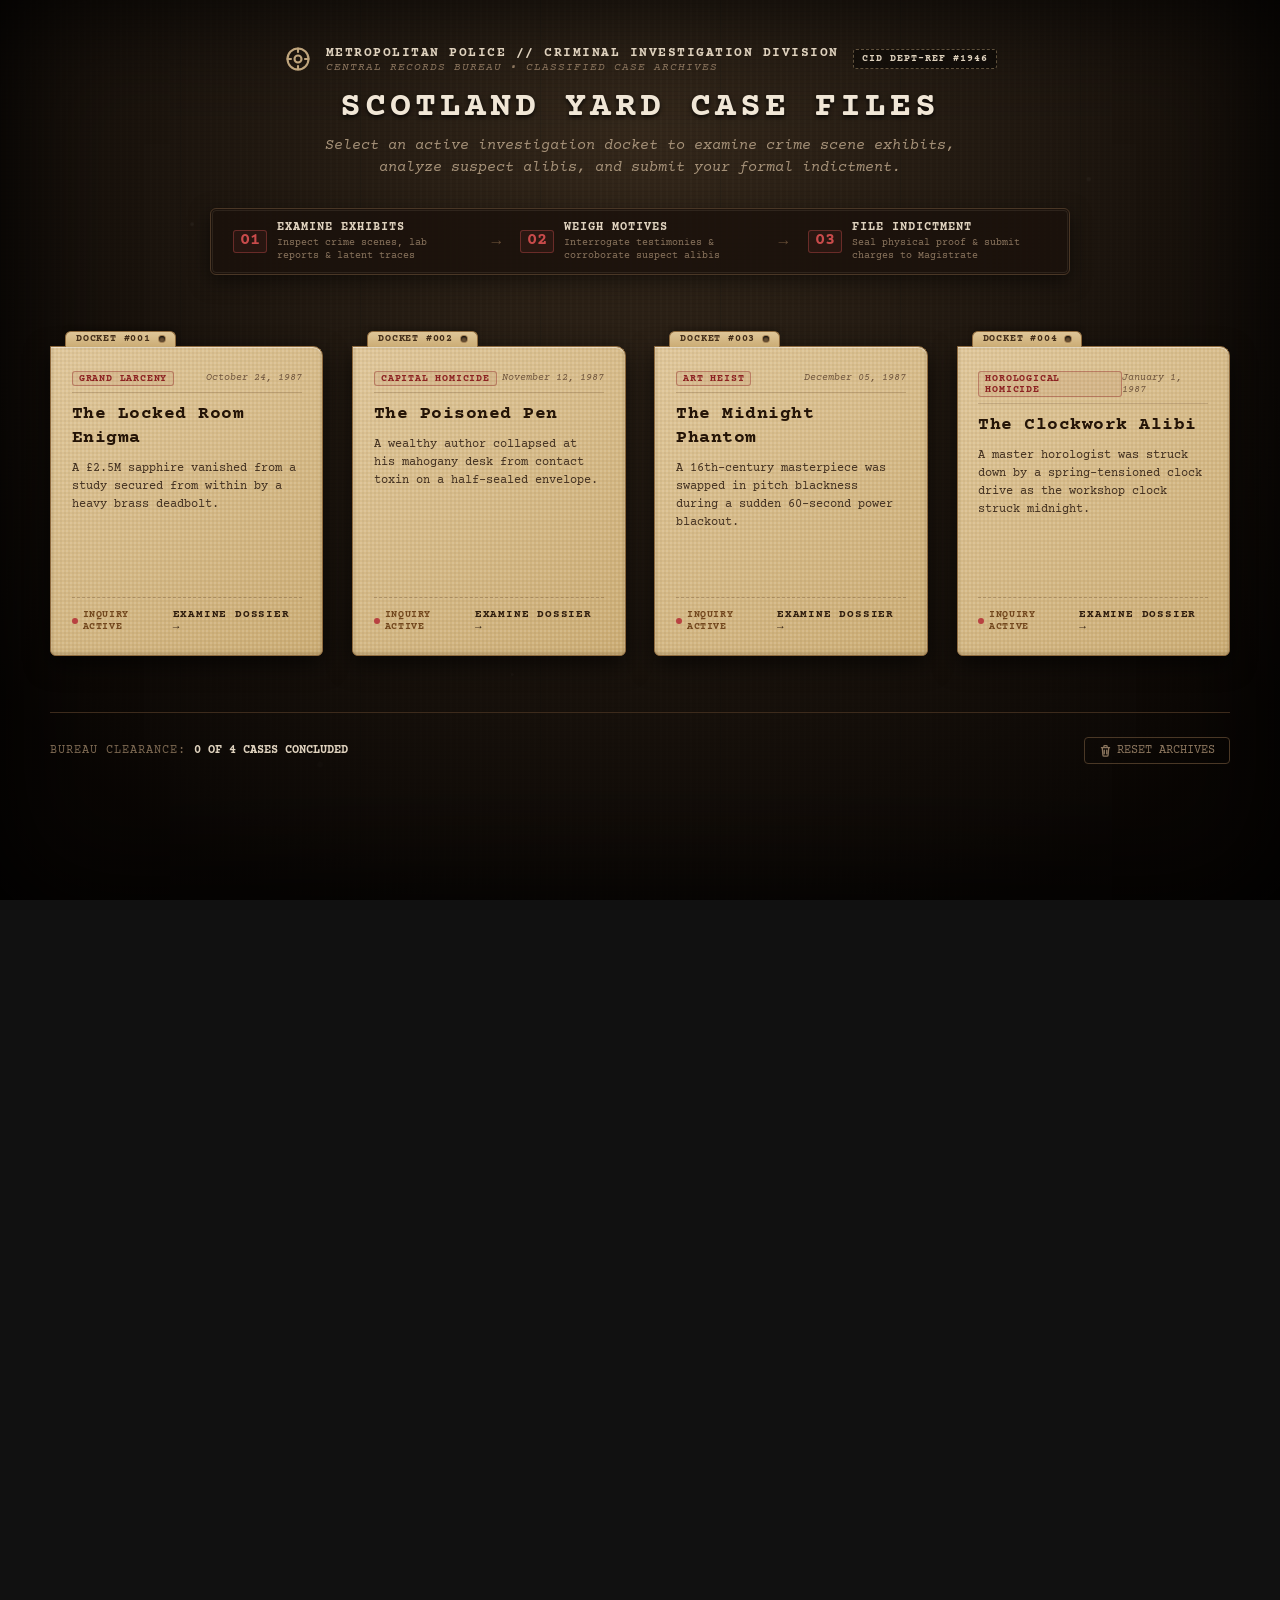
<file: index.html>
<!DOCTYPE html>
<html lang="en">
<head>
  <meta charset="UTF-8">
  <meta name="viewport" content="width=device-width, initial-scale=1.0">
  <meta http-equiv="refresh" content="0; url=mystery-game/index.html">
  <link rel="icon" type="image/png" href="mystery-game/assets/favicon.png">
  <title>Redirecting to Mystery Game</title>
  <style>
    body {
      background-color: #111;
      color: #e0e0e0;
      font-family: 'Roboto', sans-serif;
      display: flex;
      justify-content: center;
      align-items: center;
      height: 100vh;
      margin: 0;
    }
    a {
      color: #d83131;
      text-decoration: none;
    }
    a:hover {
      text-decoration: underline;
    }
  </style>
</head>
<body>
  <p>Redirecting to the evidence board... If you are not redirected automatically, <a href="mystery-game/index.html">click here</a>.</p>
</body>
</html>
</file>
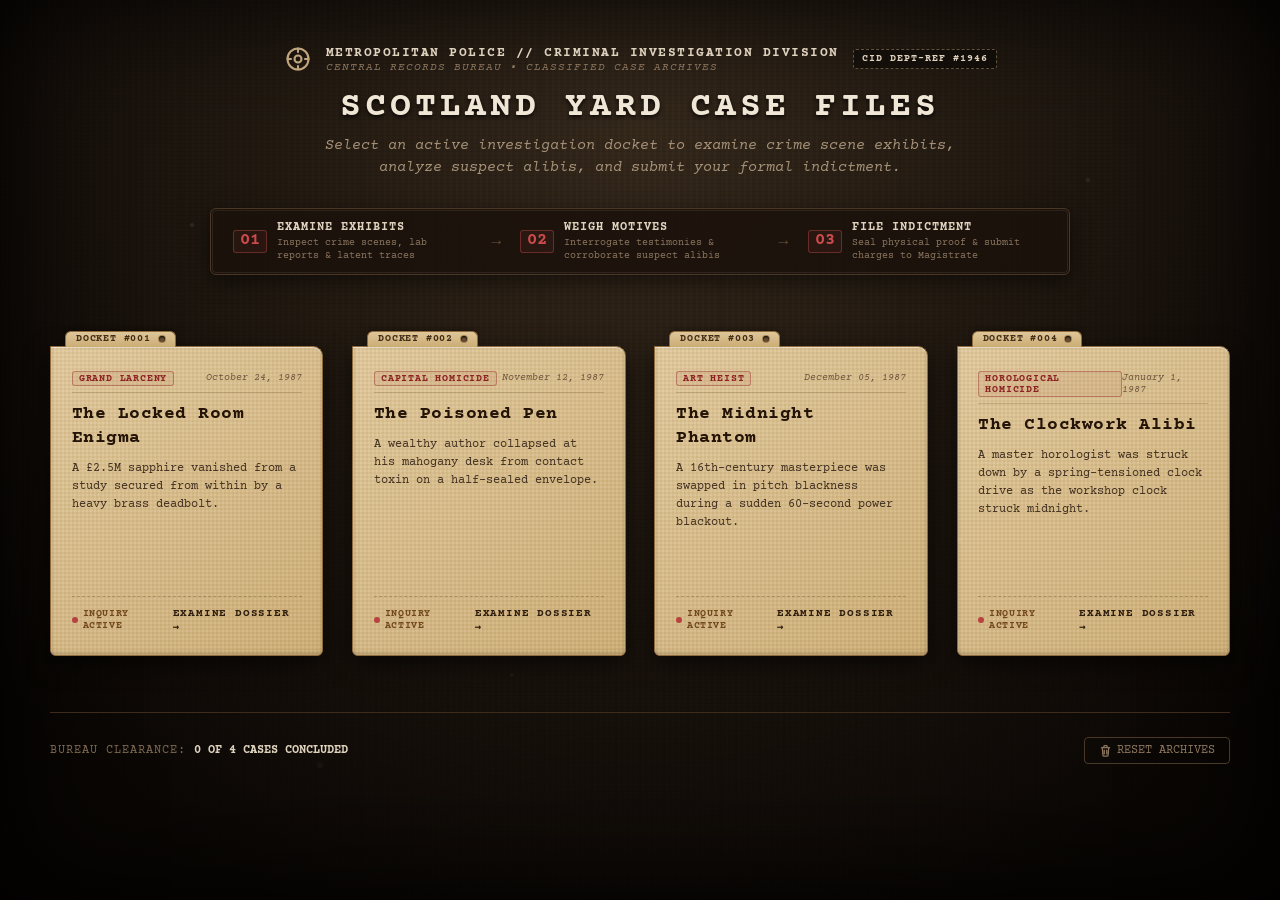
<file: mystery-game/index.html>
<!DOCTYPE html>
<html lang="en">

<head>
  <meta charset="UTF-8">
  <meta name="viewport" content="width=device-width, initial-scale=1.0">
  <title>Bored?</title>
  <meta name="description" content="A single-page detective mystery case solver game.">
  <link rel="icon" type="image/png" href="assets/favicon.png">
  <link rel="stylesheet" href="styles.css?v=15">
  <link
    href="https://fonts.googleapis.com/css2?family=Courier+Prime:ital,wght@0,400;0,700;1,400&family=Roboto:wght@300;400;500;700&family=Patrick+Hand&display=swap"
    rel="stylesheet">
</head>

<body>
  <div id="app">

    <!-- Case Selection / Scotland Yard CID Central Archive View -->
    <div id="case-selection" class="case-selection" role="main" aria-label="Central Case Archives">
      <!-- Archival Bureau Header -->
      <header class="archive-bureau-header">
        <div class="archive-crest-row">
          <svg class="cid-badge-icon" viewBox="0 0 24 24" width="28" height="28" fill="none" stroke="currentColor" stroke-width="1.8" stroke-linecap="round" stroke-linejoin="round" aria-hidden="true">
            <circle cx="12" cy="12" r="9"/>
            <path d="M12 3v3M12 18v3M3 12h3M18 12h3M12 9a3 3 0 1 0 0 6 3 3 0 0 0 0-6z"/>
          </svg>
          <div class="archive-dept-meta">
            <span class="dept-title">METROPOLITAN POLICE // CRIMINAL INVESTIGATION DIVISION</span>
            <span class="dept-subtitle">CENTRAL RECORDS BUREAU • CLASSIFIED CASE ARCHIVES</span>
          </div>
          <div class="archive-serial-badge">CID DEPT-REF #1946</div>
        </div>

        <h1 class="archive-main-title">SCOTLAND YARD CASE FILES</h1>
        <p class="archive-intro-text">Select an active investigation docket to examine crime scene exhibits, analyze suspect alibis, and submit your formal indictment.</p>

        <!-- Compact 3-Step Investigative Protocol Ribbon -->
        <div class="investigation-protocol-ribbon" role="region" aria-label="Investigation Protocol">
          <div class="protocol-step">
            <span class="step-num">01</span>
            <div class="step-desc">
              <span class="step-title">EXAMINE EXHIBITS</span>
              <span class="step-sub">Inspect crime scenes, lab reports & latent traces</span>
            </div>
          </div>
          <span class="protocol-arrow" aria-hidden="true">→</span>
          <div class="protocol-step">
            <span class="step-num">02</span>
            <div class="step-desc">
              <span class="step-title">WEIGH MOTIVES</span>
              <span class="step-sub">Interrogate testimonies & corroborate suspect alibis</span>
            </div>
          </div>
          <span class="protocol-arrow" aria-hidden="true">→</span>
          <div class="protocol-step">
            <span class="step-num">03</span>
            <div class="step-desc">
              <span class="step-title">FILE INDICTMENT</span>
              <span class="step-sub">Seal physical proof & submit charges to Magistrate</span>
            </div>
          </div>
        </div>
      </header>

      <!-- Grid of Physical Manila Case Dockets -->
      <div class="folder-grid" id="folder-grid" role="list" aria-label="Case Dockets List">
        <!-- Case folders dynamically rendered here -->
      </div>

      <!-- Bureau Clearance Footer & Archive Maintenance -->
      <footer class="archive-bureau-footer">
        <div class="archive-clearance-status">
          <span class="clearance-label">BUREAU CLEARANCE:</span>
          <span class="clearance-count" id="bureau-clearance-count">0 / 4 CASES CONCLUDED</span>
        </div>
        <button id="reset-all-btn" class="archive-purge-btn" type="button" aria-label="Reset all case archives">
          <svg class="ui-icon" viewBox="0 0 16 16" width="13" height="13" fill="none" stroke="currentColor"
            stroke-width="1.6" stroke-linecap="round" stroke-linejoin="round"
            style="vertical-align: -2px; margin-right: 5px;">
            <path d="M3 4.5h10M6 4.5V3a1 1 0 0 1 1-1h2a1 1 0 0 1 1 1v1.5M4 4.5l.8 9a1.5 1.5 0 0 0 1.5 1.5h3.4a1.5 1.5 0 0 0 1.5-1.5l.8-9M6.5 7.5v4.5M9.5 7.5v4.5" />
          </svg>
          RESET ARCHIVES
        </button>
      </footer>
    </div>

    <!-- Active Case View -->
    <div id="active-case-view" class="active-case-view hidden">
      <header class="header">
        <div class="header-content">
          <div class="confidential-stamp">CONFIDENTIAL</div>
          <div class="header-main-info">
            <h1 id="case-title">Loading Case...</h1>
            <div class="header-actions">
              <button id="view-fir-btn" class="view-fir-btn">
                <svg class="ui-icon" viewBox="0 0 16 16" width="14" height="14" fill="none" stroke="currentColor"
                  stroke-width="1.6" stroke-linecap="round" stroke-linejoin="round"
                  style="vertical-align: -2px; margin-right: 5px;">
                  <path d="M2 3.5h3.5l1.5 2H14v7.5H2z" />
                </svg>
                <span class="btn-full-text">VIEW OFFICIAL </span>F.I.R.
              </button>
              <button id="reset-case-btn" class="view-fir-btn reset-case-btn">
                <svg class="ui-icon" viewBox="0 0 16 16" width="13" height="13" fill="none" stroke="currentColor"
                  stroke-width="1.6" stroke-linecap="round" stroke-linejoin="round"
                  style="vertical-align: -2px; margin-right: 5px;">
                  <path d="M2.5 7.5A5.5 5.5 0 1 1 3.8 11.2" />
                  <path d="M2.5 3.5v4h4" />
                </svg>
                RESET<span class="btn-full-text"> CASE</span>
              </button>
            </div>
          </div>
        </div>
      </header>

      <main class="corkboard" id="evidence-grid" style="position: relative;">
        <!-- Dynamic SVG Red String Board -->
        <svg id="string-board"></svg>
        <!-- Evidence cards injected here -->
      </main>

      <!-- Collapsible Detective Notebook Side Drawer -->
      <div id="detective-notebook" class="notebook-drawer closed">
        <button id="notebook-toggle-btn" class="notebook-toggle-btn" aria-label="Toggle Notebook">
          <svg class="ui-icon notebook-tab-icon" viewBox="0 0 16 16" width="14" height="14" fill="none"
            stroke="currentColor" stroke-width="1.6" stroke-linecap="round" stroke-linejoin="round"
            style="vertical-align: -2px; margin-bottom: 6px;">
            <path d="M3 2h9a1 1 0 0 1 1 1v10a1 1 0 0 1-1 1H3a1 1 0 0 1-1-1V3a1 1 0 0 1 1-1zM5 5h6M5 8h6M5 11h4" />
          </svg>
          <span>CASE NOTES</span>
        </button>
        <div class="notebook-binding"></div>
        <div class="notebook-paper">
          <!-- Notebook Top Navigation Tabs -->
          <div class="notebook-nav-tabs">
            <button type="button" class="notebook-nav-tab active" data-tab="observations" id="tab-btn-observations">
              <svg class="ui-icon" viewBox="0 0 16 16" width="14" height="14" fill="none" stroke="currentColor"
                stroke-width="1.6" stroke-linecap="round" stroke-linejoin="round"
                style="vertical-align: -2px; margin-right: 5px;">
                <path d="M3 2h9a1 1 0 0 1 1 1v10a1 1 0 0 1-1 1H3a1 1 0 0 1-1-1V3a1 1 0 0 1 1-1zM5 5h6M5 8h6M5 11h4" />
              </svg>
              <span>OBSERVATIONS</span>
            </button>
            <button type="button" class="notebook-nav-tab" data-tab="dispatch" id="tab-btn-dispatch">
              <svg class="ui-icon" viewBox="0 0 16 16" width="14" height="14" fill="none" stroke="currentColor"
                stroke-width="1.6" stroke-linecap="round" stroke-linejoin="round"
                style="vertical-align: -2px; margin-right: 5px;">
                <path
                  d="M2.5 3.5a2 2 0 0 1 2-2h7a2 2 0 0 1 2 2v2a2 2 0 0 1-2 2h-7a2 2 0 0 1-2-2v-2zM5.5 7.5v3a2.5 2.5 0 0 0 5 0v-3M8 13.5v1.5" />
              </svg>
              <span>DISPATCH</span>
              <span class="dispatch-tab-badge" id="dispatch-tab-badge">2</span>
            </button>
          </div>

          <div class="notebook-content">
            <!-- Panel 1: Observations (Suspects + Notes) -->
            <div id="notebook-panel-observations" class="notebook-panel active">
              <h2 class="notebook-section-title">ELIMINATE SUSPECTS</h2>
              <div id="notebook-suspects-list" class="notebook-suspects-list">
                <!-- Dynamically populated checklist -->
              </div>
              <div class="notebook-divider"></div>
              <h2 class="notebook-section-title">CASE OBSERVATIONS</h2>
              <div class="textarea-container">
                <textarea id="notebook-textarea" placeholder="Record observations and deductions here..."></textarea>
              </div>
            </div>

            <!-- Panel 2: Dispatch Teletype Leads -->
            <div id="notebook-panel-dispatch" class="notebook-panel hidden">
              <h2 class="notebook-section-title">DISPATCH TELETYPE LEADS</h2>
              <div class="notebook-dispatch-container">
                <p class="dispatch-flavor-text">Request confidential analytical cables from Headquarters when
                  investigation stalls.</p>
                <button type="button" id="request-dispatch-btn" class="dispatch-btn">
                  <svg class="ui-icon" viewBox="0 0 16 16" width="14" height="14" fill="none" stroke="currentColor"
                    stroke-width="1.6" stroke-linecap="round" stroke-linejoin="round"
                    style="vertical-align: -2px; margin-right: 6px;">
                    <path
                      d="M2.5 3.5a2 2 0 0 1 2-2h7a2 2 0 0 1 2 2v2a2 2 0 0 1-2 2h-7a2 2 0 0 1-2-2v-2zM5.5 7.5v3a2.5 2.5 0 0 0 5 0v-3M8 13.5v1.5" />
                  </svg>
                  <span class="dispatch-btn-label">REQUEST DISPATCH CABLE</span> (<span
                    id="dispatch-remaining-count">2</span> REMAINING)
                </button>
                <div id="dispatch-leads-list" class="dispatch-leads-list" style="margin-top: 1.2rem;">
                  <!-- Dynamically populated unlocked dispatch telegrams -->
                </div>
              </div>
            </div>
          </div>
        </div>
      </div>

      <footer class="deduction-console" id="deduction-console">
        <div class="console-actions">
          <button type="button" class="back-btn" id="back-btn">
            <svg class="ui-icon" viewBox="0 0 16 16" width="14" height="14" fill="none" stroke="currentColor"
              stroke-width="1.6" stroke-linecap="round" stroke-linejoin="round"
              style="vertical-align: -2px; margin-right: 5px;">
              <path d="M13 8H3M7 4L3 8l4 4" />
            </svg>
            <span class="btn-full-text">RETURN TO </span>ARCHIVES
          </button>
          <div class="desk-case-status" id="desk-case-status">
            <span class="status-pip"></span>
            <span class="status-label">ACTIVE INVESTIGATION</span>
          </div>
          <button type="button" class="submit-btn" id="open-deduction-btn">
            <svg class="ui-icon" viewBox="0 0 16 16" width="14" height="14" fill="none" stroke="currentColor"
              stroke-width="1.6" stroke-linecap="round" stroke-linejoin="round"
              style="vertical-align: -2px; margin-right: 6px;">
              <circle cx="8" cy="8" r="6" />
              <circle cx="8" cy="8" r="3.5" />
              <path d="M8 2v1M8 13v1M2 8h1M13 8h1" />
            </svg>
            <span class="btn-full-text">OFFICIAL </span>SUBMIT CONCLUSION
          </button>
        </div>
      </footer>
    </div> <!-- End Active Case View -->

    <!-- Detail Inspector Modal (CID Forensic Examination Dossier) -->
    <div id="inspector-modal" class="overlay hidden">
      <button type="button" id="dossier-zoom-btn" class="doc-zoom-btn hidden" aria-label="Toggle Dossier Zoom">
        <svg class="ui-icon" viewBox="0 0 16 16" width="14" height="14" fill="none" stroke="currentColor"
          stroke-width="1.6" stroke-linecap="round" stroke-linejoin="round"
          style="vertical-align: -2px; margin-right: 4px;">
          <circle cx="6.5" cy="6.5" r="4.5" />
          <path d="M10 10l4.5 4.5" />
        </svg><span class="zoom-text">ZOOM 100%</span>
      </button>
      <div class="overlay-content modal-content inspector-modal-content cid-forensic-dossier">
        <button type="button" id="close-inspector-btn" class="close-fir-btn"
          aria-label="Close Inspector">&times;</button>

        <!-- Archival Forensic Dossier Header -->
        <div class="indictment-header forensic-header">
          <div class="indictment-crest-row">
            <svg class="cid-badge-icon" viewBox="0 0 24 24" width="26" height="26" fill="none" stroke="currentColor"
              stroke-width="1.8" stroke-linecap="round" stroke-linejoin="round">
              <circle cx="12" cy="12" r="9" />
              <path d="M12 3v3M12 18v3M3 12h3M18 12h3M12 9a3 3 0 1 0 0 6 3 3 0 0 0 0-6z" />
            </svg>
            <div class="indictment-dept-meta">
              <span class="dept-title">METROPOLITAN POLICE // FORENSIC ANALYSIS LAB</span>
              <span class="dept-subtitle">OFFICIAL SPECIMEN EXAMINATION DOSSIER • FORM NO. 102-L</span>
            </div>
            <div class="indictment-serial" id="inspector-serial-badge">SPECIMEN EX-001</div>
          </div>
          <div class="indictment-stamp-banner">
            <span class="indictment-badge-pill">OPTICAL ANALYSIS</span>
            <span class="indictment-memo" id="inspector-instructions">Slide the brass optical magnifier across the
              specimen to isolate latent microscopic traces and tool marks.</span>
          </div>
        </div>

        <!-- Examination Lightbox / Stage -->
        <div id="inspector-workspace" class="inspector-workspace forensic-stage">
          <div id="inspector-base-layer" class="inspector-card-layer base-gray"></div>
          <div id="magnifying-lens" class="magnifying-lens">
            <div class="lens-crosshair"></div>
            <div id="inspector-zoom-layer" class="inspector-card-layer zoom-sepia"></div>
          </div>
        </div>

        <!-- Live Latent Finding Readout -->
        <div id="inspector-readout" class="inspector-readout-box">
          <span class="readout-label">LATENT TRACE:</span>
          <span id="inspector-readout-text" class="readout-text">Scanning specimen surface...</span>
        </div>
      </div>
    </div>

    <!-- Laboratory Matching & Decryption Puzzle Modal -->
    <div id="puzzle-modal" class="overlay hidden">
      <div class="overlay-content puzzle-modal-content">
        <button type="button" id="close-puzzle-btn" class="close-fir-btn" aria-label="Close Puzzle">&times;</button>
        <h2 id="puzzle-title" class="fir-doc-type"
          style="margin-top: 0; font-size: 1.6rem; text-align: center; text-decoration: none; letter-spacing: 2px; color: var(--accent);">
          <svg class="ui-icon" viewBox="0 0 16 16" width="18" height="18" fill="none" stroke="currentColor"
            stroke-width="1.6" stroke-linecap="round" stroke-linejoin="round"
            style="vertical-align: -2px; margin-right: 6px;">
            <path d="M6 2h4M7 2v3.5L3 13a1 1 0 0 0 .9 1.5h8.2a1 1 0 0 0 .9-1.5L9 5.5V2" />
          </svg>LABORATORY WORKSTATION
        </h2>
        <p id="puzzle-instructions"
          style="font-size: 0.85rem; color: #ccc; text-align: center; margin-bottom: 1.5rem; font-family: var(--font-typewriter);">
          Perform advanced analytics to verify evidence parameters.</p>

        <div id="puzzle-workspace" class="puzzle-workspace">
          <!-- puzzles dynamically loaded here -->
        </div>

        <div id="puzzle-stamp" class="puzzle-stamp hidden">VERIFIED</div>
      </div>
    </div>

    <!-- Custom Feedback / Superintendent Case Review Memorandum Modal -->
    <div id="feedback-modal" class="overlay hidden" role="dialog" aria-modal="true" aria-labelledby="modal-title">
      <div class="overlay-content modal-content cid-memo-dossier" id="feedback-modal-card">
        <!-- Archival Memo Header -->
        <div class="memo-header">
          <div class="memo-crest-row">
            <svg class="cid-badge-icon" viewBox="0 0 24 24" width="24" height="24" fill="none" stroke="currentColor"
              stroke-width="1.8" stroke-linecap="round" stroke-linejoin="round">
              <circle cx="12" cy="12" r="9" />
              <path d="M12 3v3M12 18v3M3 12h3M18 12h3M12 9a3 3 0 1 0 0 6 3 3 0 0 0 0-6z" />
            </svg>
            <div class="memo-dept-meta">
              <span class="dept-title">METROPOLITAN POLICE // CRIMINAL INVESTIGATION DIVISION</span>
              <span class="dept-subtitle">OFFICIAL SUPERINTENDENT CASE REVIEW • FORM NO. 44-R</span>
            </div>
            <div class="memo-serial" id="memo-serial-badge">MEMO #REV-1946</div>
          </div>
          <!-- Slanted Ink Rubber Stamp -->
          <div class="memo-stamp-wrapper">
            <div id="modal-stamp" class="rubber-stamp stamp-rejected">REJECTED BY SUPERINTENDENT</div>
          </div>
        </div>

        <div class="memo-body-container">
          <h2 id="modal-title" class="memo-headline">INDICTMENT REVIEW FINDINGS</h2>
          <div id="modal-body" class="memo-content-box"></div>
        </div>

        <div class="modal-actions" id="modal-actions">
          <!-- Action buttons dynamically injected here -->
        </div>
      </div>
    </div>

    <!-- Official Trial Conviction & Case Solved Overlay -->
    <div id="solved-overlay" class="overlay hidden" role="dialog" aria-modal="true" aria-labelledby="solved-title">
      <div class="overlay-content modal-content cid-conviction-dossier">
        <!-- Court Header -->
        <div class="memo-header conviction-header">
          <div class="memo-crest-row">
            <svg class="cid-badge-icon" viewBox="0 0 24 24" width="26" height="26" fill="none" stroke="currentColor"
              stroke-width="1.8" stroke-linecap="round" stroke-linejoin="round">
              <path d="M12 2L4 5v6.09c0 5.05 3.41 9.76 8 10.91 4.59-1.15 8-5.86 8-10.91V5l-8-3z" />
              <path d="M9 12l2 2 4-4" />
            </svg>
            <div class="memo-dept-meta">
              <span class="dept-title">CENTRAL CRIMINAL COURT // OLD BAILEY PROCEEDINGS</span>
              <span class="dept-subtitle">FINAL JUDICIAL VERDICT & CONVICTION DISPOSITION</span>
            </div>
            <div class="memo-serial">DOCKET #VERDICT-1946</div>
          </div>
          <!-- Case Solved Rubber Stamp -->
          <div class="memo-stamp-wrapper">
            <div class="rubber-stamp stamp-solved">CASE CONCLUDED // GUILTY VERDICT</div>
          </div>
        </div>

        <div class="conviction-body-container">
          <h2 id="solved-title" class="conviction-headline">CRIMINAL INDICTMENT UPHELD</h2>
          <p class="conviction-sub">The Magistrate and Crown Prosecutor have evaluated your submitted evidence docket.
            The accused has been committed for trial without bail.</p>

          <div id="solved-story-container" class="conviction-story-scroll"></div>
        </div>

        <div class="modal-actions conviction-actions">
          <button id="next-case-btn" class="submit-btn cid-action-btn primary-action">
            <svg class="ui-icon" viewBox="0 0 16 16" width="14" height="14" fill="none" stroke="currentColor"
              stroke-width="1.6" stroke-linecap="round" stroke-linejoin="round"
              style="vertical-align: -2px; margin-right: 6px;">
              <path d="M2 3.5h3.5l1.5 2H14v7.5H2z" />
            </svg>
            ARCHIVE DOSSIER & RETURN TO FILES
          </button>
          <button id="solved-reset-case-btn" class="submit-btn secondary-btn cid-action-btn reset-case-btn">
            <svg class="ui-icon" viewBox="0 0 16 16" width="13" height="13" fill="none" stroke="currentColor"
              stroke-width="1.6" stroke-linecap="round" stroke-linejoin="round"
              style="vertical-align: -2px; margin-right: 6px;">
              <path d="M2.5 7.5A5.5 5.5 0 1 1 3.8 11.2" />
              <path d="M2.5 3.5v4h4" />
            </svg>
            RE-OPEN CASE INVESTIGATION
          </button>
        </div>
      </div>
    </div>

    <!-- Full-page F.I.R. Overlay -->
    <div id="fir-overlay" class="fir-overlay hidden">
      <button id="close-fir-btn" class="close-fir-btn" aria-label="Close Case File">&times;</button>
      <button type="button" id="fir-zoom-btn" class="doc-zoom-btn" aria-label="Toggle Document Zoom">
        <svg class="ui-icon" viewBox="0 0 16 16" width="14" height="14" fill="none" stroke="currentColor"
          stroke-width="1.6" stroke-linecap="round" stroke-linejoin="round"
          style="vertical-align: -2px; margin-right: 4px;">
          <circle cx="6.5" cy="6.5" r="4.5" />
          <path d="M10 10l4.5 4.5" />
        </svg><span class="zoom-text">ZOOM 100%</span>
      </button>
      <div class="fir-paper-wrapper">
        <div class="fir-paper">
          <div class="fir-paper-header">
            <div class="fir-badge-logo">CID</div>
            <div class="fir-title-group">
              <h2 class="fir-dept-title">METROPOLITAN POLICE DEPARTMENT</h2>
              <h3 class="fir-sub-title">CRIMINAL INVESTIGATION DIVISION</h3>
              <h4 class="fir-doc-type">FIRST INFORMATION REPORT (F.I.R.)</h4>
              <p class="fir-legal-statute">Under Section 154 of the Criminal Procedure Code</p>
            </div>
          </div>
          <div class="fir-metadata-grid">
            <div class="metadata-cell"><span class="label">1. DISTRICT/DIVISION:</span> <span class="val">CENTRAL
                DISTRICT</span></div>
            <div class="metadata-cell"><span class="label">2. F.I.R. NUMBER:</span> <span class="val"
                id="fir-no">MPD-1987-001</span></div>
            <div class="metadata-cell"><span class="label">3. DATE OF REPORT:</span> <span class="val"
                id="fir-date-val">OCTOBER 24, 1987</span></div>
            <div class="metadata-cell"><span class="label">4. STATUS:</span> <span class="val active-status">ACTIVE
                INVESTIGATION</span></div>
          </div>
          <div class="fir-section-title">5. DETAILS OF OCCURRENCE & CRIME</div>
          <div class="fir-body-text" id="fir-report-text">
            <!-- Dynamic case.fir text -->
          </div>
          <div class="fir-section-title">6. INVESTIGATING OFFICER REMARKS</div>
          <div class="fir-body-text">
            Evidence gathered at the scene has been pinned to the primary corkboard. Analyze statements, lab records,
            and physical evidence to formulate a deduction of the execution mechanics and suspect motivation.
          </div>
          <div class="fir-footer-signatures">
            <div class="signature-block">
              <div class="sig-line"></div>
              <div class="sig-title">COMPLAINANT SIGNATURE</div>
            </div>
            <div class="signature-block">
              <div class="sig-handwriting" id="io-sig">Lead Detective</div>
              <div class="sig-line"></div>
              <div class="sig-title">INVESTIGATING OFFICER</div>
            </div>
          </div>
          <div class="fir-confidential-stamp">CLASSIFIED</div>
        </div>
      </div>
    </div>

    <!-- Case Conclusion Filing Modal (CID Indictment Dossier) -->
    <div id="deduction-modal" class="overlay hidden">
      <div class="overlay-content modal-content deduction-modal-content cid-indictment-dossier">
        <button type="button" id="close-deduction-btn" class="close-fir-btn"
          aria-label="Close Case File">&times;</button>

        <!-- Archival Dossier Header -->
        <div class="indictment-header">
          <div class="indictment-crest-row">
            <svg class="cid-badge-icon" viewBox="0 0 24 24" width="26" height="26" fill="none" stroke="currentColor"
              stroke-width="1.8" stroke-linecap="round" stroke-linejoin="round">
              <path d="M12 2L4 5v6.09c0 5.05 3.41 9.76 8 10.91 4.59-1.15 8-5.86 8-10.91V5l-8-3z" />
              <path d="M12 8v4M12 16h.01" />
            </svg>
            <div class="indictment-dept-meta">
              <span class="dept-title">METROPOLITAN POLICE DEPARTMENT // CID</span>
              <span class="dept-subtitle">OFFICIAL CRIMINAL INDICTMENT CHARGE SHEET</span>
            </div>
            <div class="indictment-serial" id="indictment-serial-badge">FORM NO. 104-B</div>
          </div>
          <div class="indictment-stamp-banner">
            <span class="indictment-badge-pill">CASE FILE CID-FINAL</span>
            <span class="indictment-memo">Findings must withstand physical cross-examination. All parameters must
              connect with physical corkboard exhibits.</span>
          </div>
        </div>

        <form id="solution-form" novalidate>
          <!-- Section 1: Primary Accused (Suspect Dropdown & Interactive Lineup) -->
          <div class="indictment-section" id="section-accused-suspect">
            <div class="indictment-section-header">
              <span class="sec-number">01</span>
              <span class="sec-label">PRIMARY ACCUSED CULPRIT</span>
              <span class="sec-hint" id="suspect-selection-hint">Select suspect or stamp polaroid</span>
            </div>

            <!-- Visible Vintage Police Department Suspect Select Dropdown -->
            <div class="suspect-select-wrapper">
              <select id="suspect-select" class="indictment-suspect-select" required
                aria-label="Select Primary Accused Suspect">
                <option value="" disabled selected>-- CHOOSE PRIMARY ACCUSED SUSPECT --</option>
              </select>
            </div>

            <div id="suspect-lineup-container" class="suspect-polaroid-lineup" role="radiogroup"
              aria-label="Primary Accused Suspect Gallery">
              <!-- Dynamically populated mini-polaroids -->
            </div>
          </div>

          <!-- Hidden accessible selects (maintained for compatibility and validation) -->
          <div class="sr-hidden-select-group"
            style="position: absolute; opacity: 0; pointer-events: none; height: 0; width: 0; overflow: hidden;"
            aria-hidden="true">
            <select id="method-select" tabindex="-1">
              <option value="" disabled selected>Select method...</option>
            </select>
            <select id="motive-select" tabindex="-1">
              <option value="" disabled selected>Select motive...</option>
            </select>
          </div>

          <!-- Section 2: Execution Mechanism & Forensic Vector -->
          <div class="indictment-section" id="section-execution-method">
            <div class="indictment-section-header">
              <span class="sec-number">02</span>
              <span class="sec-label">EXECUTION MECHANISM & FORENSIC VECTOR</span>
              <span class="sec-hint" id="method-selection-hint">Select vector</span>
            </div>
            <div id="method-cards-container" class="forensic-cards-grid" role="radiogroup"
              aria-label="Execution Method">
              <!-- Dynamically populated method slips -->
            </div>
          </div>

          <!-- Section 3: Criminal Motive Analysis -->
          <div class="indictment-section" id="section-criminal-motive">
            <div class="indictment-section-header">
              <span class="sec-number">03</span>
              <span class="sec-label">ESTABLISHED CRIMINAL MOTIVE</span>
              <span class="sec-hint" id="motive-selection-hint">Select motive</span>
            </div>
            <div id="motive-cards-container" class="forensic-cards-grid" role="radiogroup" aria-label="Criminal Motive">
              <!-- Dynamically populated motive slips -->
            </div>
          </div>

          <!-- Section 4: Sealed Supporting Evidence (2 Physical Pockets) -->
          <div class="indictment-section" id="section-supporting-evidence">
            <div class="indictment-section-header">
              <span class="sec-number">04</span>
              <span class="sec-label">SEALED PHYSICAL EVIDENCE (EXACTLY 2 EXHIBITS)</span>
              <span class="sec-hint" id="evidence-slots-count-hint">0 / 2 Exhibits Sealed</span>
            </div>
            <div id="evidence-pockets-container" class="evidence-pockets-grid">
              <!-- Dynamically populated physical evidence pockets -->
            </div>
            <div id="selected-clues-preview" class="selected-clues-preview-box" style="display: none;"></div>

            <!-- In-Dossier Evidence Direct Selector -->
            <div class="evidence-picker-banner">
              <span class="picker-label">CASE EXHIBITS REPOSITORY:</span>
              <span class="picker-sub">Tap verified exhibits below to seal directly into Case Indictment</span>
            </div>
            <div id="dossier-evidence-grid" class="dossier-evidence-grid" role="group"
              aria-label="Available Case Exhibits">
              <!-- Dynamically populated evidence selection cards -->
            </div>

            <button type="button" id="select-evidence-trigger-btn"
              class="submit-btn secondary-btn indictment-corkboard-btn">
              <svg class="ui-icon" viewBox="0 0 16 16" width="15" height="15" fill="none" stroke="currentColor"
                stroke-width="1.6" stroke-linecap="round" stroke-linejoin="round">
                <path d="M8 1v5M4 6h8l-1 5H5L4 6zM8 11v4" />
              </svg>
              PIN EVIDENCE ON CORKBOARD
            </button>
          </div>

          <!-- Section 5: Department Sealing Wax Action -->
          <div class="indictment-submit-row">
            <button type="submit" class="cid-wax-seal-btn" id="submit-btn">
              <div class="wax-seal-medallion">
                <svg viewBox="0 0 24 24" width="22" height="22" fill="none" stroke="currentColor" stroke-width="2"
                  stroke-linecap="round" stroke-linejoin="round">
                  <path d="M12 2L4 5v6.09c0 5.05 3.41 9.76 8 10.91 4.59-1.15 8-5.86 8-10.91V5l-8-3z" />
                  <path d="M9 12l2 2 4-4" />
                </svg>
              </div>
              <div class="wax-seal-text">
                <span class="wax-title">AFFIX POLICE SEAL & SUBMIT INDICTMENT</span>
                <span class="wax-subtitle">OFFICIAL SUBMISSION TO MAGISTRATE</span>
              </div>
            </button>
          </div>
        </form>
      </div>
    </div>

    <!-- Floating Selection Dock (Active when picking evidence on corkboard) -->
    <div id="evidence-selection-dock" class="selection-dock hidden">
      <div class="dock-content">
        <span class="dock-title">
          <svg class="ui-icon" viewBox="0 0 16 16" width="14" height="14" fill="none" stroke="currentColor"
            stroke-width="1.6" stroke-linecap="round" stroke-linejoin="round"
            style="vertical-align: -2px; margin-right: 4px;">
            <path d="M8 1v5M4 6h8l-1 5H5L4 6zM8 11v4" />
          </svg>
          YARN BOARD
        </span>
        <span class="badge-count" id="dock-suspect-badge">NO SUSPECT PINNED</span>
        <span class="badge-count" id="dock-badge-count">0 / 2 CLUES LINKED</span>
        <button type="button" id="clear-yarn-btn" class="submit-btn secondary-btn"
          style="height: 36px; padding: 0 0.85rem; font-size: 0.8rem;">
          <svg class="ui-icon" viewBox="0 0 16 16" width="13" height="13" fill="none" stroke="currentColor"
            stroke-width="1.6" stroke-linecap="round" stroke-linejoin="round"
            style="vertical-align: -2px; margin-right: 4px;">
            <circle cx="4" cy="4.5" r="2" />
            <circle cx="4" cy="11.5" r="2" />
            <path d="M5.5 5.5l7 6M12.5 4.5l-7 6" />
          </svg>
          CLEAR
        </button>
        <button type="button" id="confirm-evidence-btn" class="submit-btn"
          style="height: 36px; padding: 0 1.1rem; font-size: 0.82rem;">
          PIN TO CASE
        </button>
      </div>
    </div>
  </div>

  <script src="js/cases/case-001.js?v=15"></script>
  <script src="js/cases/case-002.js?v=15"></script>
  <script src="js/cases/case-003.js?v=15"></script>
  <script src="js/cases/case-004.js?v=15"></script>
  <script src="js/cases/index.js?v=15"></script>
  <script src="js/sound.js?v=15"></script>
  <script src="js/puzzles.js?v=15"></script>
  <script src="js/deductions.js?v=15"></script>
  <script src="js/app.js?v=15"></script>
</body>

</html>
</file>
<file: mystery-game/styles.css>
*, *::before, *::after {
  box-sizing: border-box;
  scrollbar-width: none; /* Firefox */
  -ms-overflow-style: none; /* IE and Edge */
}

*::-webkit-scrollbar {
  display: none; /* Chrome, Safari, Opera */
}

:root {
  --cork-color: #795736;
  --cork-dark: #50341c;
  --console-bg: #181512;
  --accent: #8c2222;
  --accent-hover: #a32828;
  --text-main: #ece6dc;
  --text-muted: #9c9284;
  --notepad-bg: #fbf8ea;
  --notepad-lines: #e5dec3;
  --polaroid-bg: #fdfdfd;
  --letterhead-bg: #f2eee6;
  --font-typewriter: 'Courier Prime', monospace;
  --font-handwriting: 'Patrick Hand', cursive;
  --font-system: -apple-system, BlinkMacSystemFont, "Segoe UI", Roboto, sans-serif;
  --ease-natural: cubic-bezier(0.22, 1, 0.36, 1);
}

.ui-icon {
  display: inline-block;
  vertical-align: middle;
  flex-shrink: 0;
}

 body,
 html {
   margin: 0;
   padding: 0;
   background-color: #111;
   font-family: var(--font-system);
   color: var(--text-main);
   height: 100vh;
   height: 100dvh;
   overflow: hidden;
 }

 #app {
   display: flex;
   flex-direction: column;
   height: 100%;
   height: 100dvh;
 }

 /* Top Investigation Header Rail */
  .header {
    position: absolute;
    top: 0;
    left: 0;
    right: 0;
    background: linear-gradient(to bottom, #231f1a, #181512);
    border-bottom: 2px solid #3c2918;
    box-shadow: 0 4px 20px rgba(0, 0, 0, 0.65);
    padding: 0.65rem 1.8rem;
    z-index: 500;
    flex-shrink: 0;
    transition: transform 0.35s var(--ease-natural);
  }

  .header.header-hidden {
    transform: translateY(-100%);
    pointer-events: none;
    box-shadow: none;
  }

  .header-content {
    max-width: 1400px;
    margin: 0 auto;
    position: relative;
    background: transparent;
    color: #ede7dc;
    padding: 0.2rem 0.5rem;
    font-family: var(--font-typewriter);
  }

  .header-main-info {
    display: flex;
    justify-content: space-between;
    align-items: center;
    gap: 1.5rem;
  }

  .header-actions {
    display: flex;
    align-items: center;
    gap: 0.75rem;
    flex-shrink: 0;
  }

  .confidential-stamp {
    position: absolute;
    top: 50%;
    left: 42%;
    transform: translate(-50%, -50%) rotate(-6deg);
    color: rgba(140, 34, 34, 0.35);
    border: 1.5px dashed rgba(140, 34, 34, 0.4);
    padding: 2px 12px;
    font-size: 0.95rem;
    font-weight: 700;
    letter-spacing: 3px;
    pointer-events: none;
    user-select: none;
  }

  .header h1 {
    margin: 0;
    font-size: 1.45rem;
    text-transform: uppercase;
    letter-spacing: 2px;
    font-weight: 700;
    color: #f4eee2;
    text-shadow: 0 2px 4px rgba(0, 0, 0, 0.6);
  }

  /* Full-page F.I.R. Overlay */
  .fir-overlay {
    position: fixed;
    top: 0;
    left: 0;
    width: 100vw;
    height: 100vh;
    background: rgba(10, 10, 12, 0.92);
    backdrop-filter: blur(10px);
    -webkit-backdrop-filter: blur(10px);
    display: flex;
    justify-content: flex-start;
    align-items: flex-start;
    z-index: 1000;
    overflow-x: auto;
    overflow-y: auto;
    -webkit-overflow-scrolling: touch;
    padding: 3rem 1.5rem;
    box-sizing: border-box;
    opacity: 1;
    transition: opacity 0.3s ease;
  }

  .fir-paper-wrapper {
    position: relative;
    width: 794px;
    margin: 0 auto;
    flex-shrink: 0;
    animation: slidePaperIn 0.5s cubic-bezier(0.16, 1, 0.3, 1) forwards;
  }

  @keyframes slidePaperIn {
    from {
      opacity: 0;
      transform: translateY(-50px) scale(0.95);
    }
    to {
      opacity: 1;
      transform: translateY(0) scale(1);
    }
  }

  /* The actual realistic paper - Strictly Fixed A4 Dimensions (210mm x 297mm at 96 DPI) */
  .fir-paper {
    width: 794px !important;
    min-width: 794px !important;
    max-width: 794px !important;
    min-height: 1123px !important;
    background-color: #f7f4eb;
    background-image: 
      radial-gradient(#e4dfd3 1px, transparent 1px),
      radial-gradient(#e4dfd3 1px, #f7f4eb 1px);
    background-size: 20px 20px;
    background-position: 0 0, 10px 10px;
    color: #1a1a1a;
    font-family: var(--font-typewriter);
    padding: 3.5rem 3rem 3.5rem 4rem;
    box-shadow: 0 25px 60px rgba(0, 0, 0, 0.65), 0 0 0 1px rgba(0, 0, 0, 0.15);
    border-radius: 2px;
    position: relative;
    box-sizing: border-box;
    overflow: hidden;
    border-left: 2px solid rgba(216, 49, 49, 0.3);
    flex-shrink: 0;
  }

  .fir-paper::before {
    content: '';
    position: absolute;
    top: 0;
    left: 0.75rem;
    height: 100%;
    width: 15px;
    background-image: 
      radial-gradient(circle at center, #0f0f11 5px, transparent 6px),
      radial-gradient(circle at center, #0f0f11 5px, transparent 6px),
      radial-gradient(circle at center, #0f0f11 5px, transparent 6px);
    background-size: 15px 30%;
    background-position: center 15%, center 50%, center 85%;
    background-repeat: no-repeat;
    opacity: 0.9;
    pointer-events: none;
    z-index: 2;
  }

  .fir-paper::after {
    content: '';
    position: absolute;
    top: 0;
    left: 3rem;
    height: 100%;
    width: 1px;
    background-color: rgba(216, 49, 49, 0.25);
    pointer-events: none;
  }

  /* Header of paper */
  .fir-paper-header {
    display: flex;
    align-items: center;
    gap: 2rem;
    border-bottom: 3px double #111;
    padding-bottom: 1.5rem;
    margin-bottom: 2rem;
  }

  .fir-badge-logo {
    border: 3px solid #111;
    border-radius: 50%;
    width: 70px;
    height: 70px;
    display: flex;
    align-items: center;
    justify-content: center;
    font-weight: bold;
    font-size: 1.5rem;
    letter-spacing: 2px;
    flex-shrink: 0;
    background: transparent;
    box-shadow: inset 0 0 5px rgba(0,0,0,0.1);
  }

  .fir-title-group {
    flex-grow: 1;
    text-align: center;
  }

  .fir-dept-title {
    margin: 0;
    font-size: 1.4rem;
    font-weight: 700;
    letter-spacing: 2px;
  }

  .fir-sub-title {
    margin: 3px 0 0 0;
    font-size: 1rem;
    letter-spacing: 1.5px;
    opacity: 0.9;
  }

  .fir-doc-type {
    margin: 10px 0 0 0;
    font-size: 1.2rem;
    font-weight: bold;
    text-decoration: underline;
    letter-spacing: 1.5px;
    color: var(--accent);
  }

  .fir-legal-statute {
    margin: 4px 0 0 0;
    font-size: 0.8rem;
    font-style: italic;
    opacity: 0.8;
  }

  /* Metadata Grid */
  .fir-metadata-grid {
    display: grid;
    grid-template-columns: 1fr 1fr;
    border: 1px solid #111;
    margin-bottom: 2.5rem;
  }

  .metadata-cell {
    border: 1px solid #111;
    padding: 0.8rem 1rem;
    display: flex;
    flex-direction: column;
    gap: 4px;
    font-size: 0.9rem;
  }

  .metadata-cell .label {
    font-weight: bold;
    font-size: 0.75rem;
    color: #555;
    letter-spacing: 1px;
  }

  .metadata-cell .val {
    font-size: 0.95rem;
    font-weight: 700;
  }

  .metadata-cell .val.active-status {
    color: var(--accent);
  }

  /* Section Title */
  .fir-section-title {
    font-size: 1.1rem;
    font-weight: bold;
    border-bottom: 1px solid #111;
    padding-bottom: 5px;
    margin-bottom: 1.2rem;
    letter-spacing: 1.5px;
  }

  /* Body Text */
  .fir-body-text {
    font-size: 1.05rem;
    line-height: 1.8;
    text-align: justify;
    margin-bottom: 2.5rem;
    white-space: pre-wrap;
  }

  /* Signatures */
  .fir-footer-signatures {
    display: flex;
    justify-content: space-between;
    margin-top: 4rem;
    padding-top: 2rem;
  }

  .signature-block {
    width: 250px;
    text-align: center;
    display: flex;
    flex-direction: column;
    align-items: center;
  }

  .sig-line {
    width: 100%;
    border-bottom: 1px solid #111;
    margin-bottom: 8px;
    height: 40px;
  }

  .sig-handwriting {
    font-family: var(--font-handwriting);
    font-size: 1.8rem;
    color: #1b365d;
    height: 40px;
    line-height: 40px;
    transform: rotate(-3deg);
  }

  .sig-title {
    font-size: 0.75rem;
    font-weight: bold;
    color: #555;
    letter-spacing: 1px;
  }

  /* Angled stamps */
  .fir-confidential-stamp {
    position: absolute;
    top: 15rem;
    right: 2rem;
    font-size: 3rem;
    font-weight: 900;
    color: rgba(216, 49, 49, 0.15);
    border: 8px double rgba(216, 49, 49, 0.15);
    padding: 10px 30px;
    transform: rotate(25deg);
    letter-spacing: 6px;
    pointer-events: none;
    user-select: none;
    border-radius: 4px;
  }

  /* Button to trigger FIR */
  .view-fir-btn {
    background: #231f1a;
    color: #ede7dc;
    border: 1px solid #4a3e30;
    padding: 0.42rem 0.85rem;
    font-family: var(--font-system);
    font-size: 0.8rem;
    font-weight: 500;
    border-radius: 4px;
    cursor: pointer;
    display: inline-flex;
    align-items: center;
    gap: 6px;
    transition: background 0.15s var(--ease-natural), border-color 0.15s, transform 0.15s;
    letter-spacing: 0.5px;
    box-shadow: 0 1px 3px rgba(0, 0, 0, 0.4), inset 0 1px 0 rgba(255, 255, 255, 0.08);
  }

  .view-fir-btn:hover {
    background: #2e2822;
    color: #ffffff;
    border-color: #635340;
    box-shadow: 0 3px 8px rgba(0, 0, 0, 0.5), inset 0 1px 0 rgba(255, 255, 255, 0.12);
    transform: translateY(-1px);
  }

  .view-fir-btn:active {
    transform: translateY(0);
  }

  .view-fir-btn:active {
    transform: translateY(0);
  }

  /* Audio toggle active glow override */
  .audio-toggle-btn.playing {
    border-color: var(--accent);
    color: #fff;
    background: rgba(216, 49, 49, 0.12);
    box-shadow: 0 0 12px rgba(216, 49, 49, 0.4);
  }

  /* Reset button specific styles */
  .reset-case-btn:hover {
    background: rgba(216, 49, 49, 0.15) !important;
    border-color: var(--accent) !important;
    color: #fff !important;
  }

  /* Glow notification effect for FIR button */
  .view-fir-btn.notify-glow {
    animation: btnGlow 1.5s infinite ease-in-out;
    border-color: var(--accent);
  }

  @keyframes btnGlow {
    0% {
      box-shadow: 0 0 5px rgba(216, 49, 49, 0.2);
    }
    50% {
      box-shadow: 0 0 15px rgba(216, 49, 49, 0.6);
      background: rgba(216, 49, 49, 0.08);
    }
    100% {
      box-shadow: 0 0 5px rgba(216, 49, 49, 0.2);
    }
  }

  /* Close button for full-page document overlays */
  .close-fir-btn {
    position: fixed;
    top: 1.2rem;
    right: 1.2rem;
    width: 44px;
    height: 44px;
    background: var(--accent);
    color: #fff;
    border: 2px solid rgba(255, 255, 255, 0.3);
    border-radius: 50%;
    font-size: 1.6rem;
    font-weight: bold;
    cursor: pointer;
    display: flex;
    align-items: center;
    justify-content: center;
    box-shadow: 0 4px 15px rgba(0, 0, 0, 0.6), 0 0 0 2px rgba(255,255,255,0.1);
    transition: all 0.2s ease;
    z-index: 2100 !important;
  }

  .close-fir-btn:hover {
    background: #f43f3f;
    transform: scale(1.1) rotate(90deg);
    box-shadow: 0 6px 20px rgba(244, 63, 63, 0.7);
  }

  .close-fir-btn:active {
    transform: scale(0.95);
  }

  /* Drifting Dust Particles Overlay */
  .case-selection::before,
  .corkboard::before {
    content: '';
    position: absolute;
    top: 0; left: 0; right: 0; bottom: 0;
    pointer-events: none;
    z-index: 2;
    background-image: 
      radial-gradient(circle at 15% 25%, rgba(255, 255, 255, 0.12) 1.5px, transparent 2.5px),
      radial-gradient(circle at 75% 60%, rgba(255, 255, 255, 0.1) 2px, transparent 3.5px),
      radial-gradient(circle at 40% 75%, rgba(255, 255, 255, 0.08) 1px, transparent 2px),
      radial-gradient(circle at 85% 20%, rgba(255, 255, 255, 0.1) 1.5px, transparent 3px),
      radial-gradient(circle at 25% 85%, rgba(255, 255, 255, 0.05) 2.5px, transparent 4px);
    background-size: 100% 100%;
    animation: ambientDust 25s linear infinite alternate;
    opacity: 0.65;
  }

  @keyframes ambientDust {
    0% {
      transform: translateY(0) translateX(0) scale(1);
      opacity: 0.35;
    }
    50% {
      transform: translateY(-25px) translateX(15px) scale(1.03);
      opacity: 0.75;
    }
    100% {
      transform: translateY(12px) translateX(-20px) scale(0.97);
      opacity: 0.45;
    }
  }

  /* Main Corkboard Grid */
  .corkboard {
    flex: 1;
    min-height: 0;
    background-color: #795736;
    /* Rich organic cork grain with non-repeating prime micro-flecks */
    background-image:
      radial-gradient(ellipse at 50% 50%, rgba(50, 32, 18, 0.35) 0.6px, transparent 1.2px),
      radial-gradient(circle at 25% 75%, rgba(165, 128, 90, 0.22) 1px, transparent 2px),
      radial-gradient(ellipse at 80% 20%, rgba(60, 40, 22, 0.3) 1px, transparent 2.2px),
      radial-gradient(circle at 60% 40%, rgba(185, 148, 105, 0.2) 0.8px, transparent 1.6px),
      radial-gradient(circle at 10% 90%, rgba(40, 25, 12, 0.32) 1.2px, transparent 2.5px),
      linear-gradient(135deg, rgba(35, 22, 10, 0.2) 0%, transparent 50%, rgba(180, 145, 105, 0.12) 100%);
    background-size: 7px 11px, 17px 19px, 23px 29px, 13px 17px, 31px 37px, 100% 100%;
    padding: 5rem 2.5rem calc(56px + 2rem) 2.5rem;
    overflow-y: auto;
    display: grid;
    grid-template-columns: repeat(auto-fill, minmax(280px, 1fr));
    grid-auto-rows: max-content;
    gap: 1.8rem;
    align-items: start;
    
    /* Authentic wood desk frame and rich edge vignette */
    box-shadow: 
      inset 0 0 90px rgba(0, 0, 0, 0.85), 
      inset 0 0 250px rgba(20, 12, 6, 0.65);
    border: 16px solid #3c2415;
    border-image: linear-gradient(to bottom, #4f321d, #3c2415, #24140a) 16;
    position: relative;
  }

  /* Dynamic SVG String Board */
  #string-board {
    position: absolute;
    top: 0;
    left: 0;
    pointer-events: none;
    z-index: 1;
  }

  #string-board path {
    stroke: #e72c2c;
    stroke-width: 5px;
    fill: none;
    stroke-linecap: round;
    /* Soft textured look using dasharray and intense blurry shadows */
    stroke-dasharray: 15;
    stroke-dashoffset: 1200;
    animation: drawString 0.8s cubic-bezier(0.25, 1, 0.5, 1) forwards;
    filter: drop-shadow(3px 6px 5px rgba(0, 0, 0, 0.75));
    transition: stroke 0.3s, filter 0.3s;
    pointer-events: stroke;
    cursor: pointer;
  }

  #string-board path:hover {
    stroke: #ff4d4d;
    filter: drop-shadow(3px 8px 6px rgba(0, 0, 0, 0.85));
    /* Wiggle effect crawls the dasharray pattern */
    animation: stringWiggle 0.4s linear infinite;
  }

  .yarn-pin-knot {
    fill: #e72c2c;
    stroke: #ff8585;
    stroke-width: 1.5px;
    filter: drop-shadow(0 2px 3px rgba(0, 0, 0, 0.7));
    pointer-events: none;
  }

  @keyframes stringWiggle {
    to {
      stroke-dashoffset: 0;
    }
  }

  @keyframes drawString {
    to {
      stroke-dashoffset: 0;
    }
  }

 /* Evidence Cards */
 .card {
   position: relative;
   padding: 1.5rem;
   box-shadow: 3px 5px 15px rgba(0, 0, 0, 0.45);
   transition: 
     transform 0.35s cubic-bezier(0.16, 1, 0.3, 1), 
     box-shadow 0.35s cubic-bezier(0.16, 1, 0.3, 1), 
     border-color 0.3s;
   cursor: grab;
   color: #111;
   animation: fadeIn 0.6s cubic-bezier(0.16, 1, 0.3, 1) backwards;
   z-index: 5;
 }

 .card:active {
   cursor: grabbing;
 }

 .card:hover {
   transform: translateY(-4px) !important;
   box-shadow: 6px 14px 28px rgba(0, 0, 0, 0.45);
   z-index: 10;
 }

 /* Red Thumbtack Effect */
 .card::before {
   content: '';
   position: absolute;
   top: 12px;
   left: 50%;
   transform: translateX(-50%);
   width: 16px;
   height: 16px;
   background: radial-gradient(circle at 35% 35%, #b33232, #751a1a);
   border-radius: 50%;
   box-shadow: 1px 2px 4px rgba(0, 0, 0, 0.65), inset -1px -1px 2px rgba(0, 0, 0, 0.4);
   z-index: 2;
   transition: transform 0.25s var(--ease-natural), box-shadow 0.25s;
 }

 .card:hover::before {
   box-shadow: 2px 4px 8px rgba(0, 0, 0, 0.65);
   transform: translateX(-50%) translateY(1px);
 }

 .card-witness {
  background: var(--notepad-bg);
  /* Lined paper lines */
  background-image: linear-gradient(transparent 94%, var(--notepad-lines) 6%);
  background-size: 100% 1.8rem;
  line-height: 1.8rem;
  font-size: 1.25rem;
  border-radius: 2px;
  border-left: 5px double rgba(184, 37, 37, 0.2);
  position: relative;
  overflow: visible;
  padding: 2.2rem 1.3rem 3.6rem 1.3rem;
  display: flex;
  flex-direction: column;
}

.card-witness .witness-link-btn {
  position: absolute;
  bottom: 12px;
  right: 12px;
  left: auto;
}

.card-witness .card-inspect-btn {
  position: absolute;
  bottom: 12px;
  left: 12px;
  right: auto;
}

.card-witness p {
  margin: 0;
  font-weight: 400;
  color: #2b2b2b;
}
/* Torn notebook spiral rings at top */
.card-witness::after {
  content: '• • • • • • • •';
  position: absolute;
  top: -5px;
  left: 0;
  right: 0;
  text-align: center;
  color: #444;
  font-size: 1rem;
  letter-spacing: 12px;
  opacity: 0.15;
  pointer-events: none;
}

/* Suspect Polaroid & Paperclip */
.witness-polaroid-container {
  position: relative;
  margin: 1.1rem auto 1.1rem auto;
  width: 140px;
  transition: transform 0.28s cubic-bezier(0.16, 1, 0.3, 1);
  z-index: 2;
}

.card-witness:hover .witness-polaroid-container {
  transform: translateY(-2px) !important;
}

.witness-paperclip {
  position: absolute;
  top: -14px;
  left: -8px;
  width: 22px;
  height: 56px;
  z-index: 5;
  pointer-events: none;
  filter: drop-shadow(1px 2px 3px rgba(0, 0, 0, 0.5));
}

.witness-polaroid {
  background: #fdfcf7;
  padding: 6px 6px 14px 6px;
  border-radius: 2px;
  box-shadow: 2px 4px 10px rgba(0, 0, 0, 0.35), 0 0 0 1px rgba(0, 0, 0, 0.1);
  cursor: pointer;
  position: relative;
  transition: box-shadow 0.2s ease, transform 0.2s ease;
}

.witness-polaroid:hover {
  box-shadow: 3px 8px 18px rgba(0, 0, 0, 0.5), 0 0 0 1px rgba(184, 37, 37, 0.4);
}

.witness-photo {
  width: 128px;
  height: 128px;
  background-size: cover;
  background-position: center top;
  border: 1px solid rgba(0, 0, 0, 0.4);
  position: relative;
  overflow: hidden;
  box-shadow: inset 0 0 15px rgba(0, 0, 0, 0.45);
  filter: grayscale(85%) contrast(1.15) sepia(10%);
}

.witness-photo-overlay {
  position: absolute;
  inset: 0;
  background: radial-gradient(circle at center, transparent 45%, rgba(0, 0, 0, 0.4) 100%);
  pointer-events: none;
}

.witness-inspect-hint {
  position: absolute;
  bottom: 6px;
  right: 6px;
  background: rgba(15, 15, 15, 0.85);
  color: #f1f1f1;
  font-family: var(--font-typewriter);
  font-size: 0.58rem;
  letter-spacing: 0.6px;
  padding: 2px 6px;
  border-radius: 3px;
  opacity: 0;
  transform: translateY(4px);
  transition: opacity 0.2s ease, transform 0.2s ease;
  pointer-events: none;
  box-shadow: 0 2px 5px rgba(0, 0, 0, 0.5);
}

.witness-polaroid:hover .witness-inspect-hint {
  opacity: 1;
  transform: translateY(0);
}

.witness-polaroid-caption {
  font-family: var(--font-typewriter);
  font-size: 0.68rem;
  font-weight: 700;
  color: #2b2b2b;
  text-align: center;
  margin-top: 7px;
  letter-spacing: 0.8px;
  white-space: nowrap;
  overflow: hidden;
  text-overflow: ellipsis;
}

.witness-content {
  flex: 1;
  display: flex;
  flex-direction: column;
}

.witness-meta-row {
  display: flex;
  align-items: center;
  margin-bottom: 0.45rem;
}

.witness-tag {
  display: inline-block;
  font-family: var(--font-typewriter);
  font-size: 0.62rem;
  letter-spacing: 0.8px;
  font-weight: 700;
  color: #9e2a2b;
  background: rgba(184, 37, 37, 0.08);
  border: 1px dashed rgba(184, 37, 37, 0.45);
  padding: 2px 6px;
  border-radius: 2px;
  text-transform: uppercase;
}

.witness-statement {
  margin: 0;
  font-weight: 400;
  color: #2b2b2b;
  font-style: italic;
  flex: 1;
}

.witness-attribution h3 {
  font-family: var(--font-typewriter);
  margin-top: 12px;
  margin-bottom: 0;
  font-size: 0.95rem;
  opacity: 0.85;
  border-top: 1px solid rgba(0, 0, 0, 0.12);
  padding-top: 5px;
  color: #1a1a1a;
}

 .card-evidence {
   background: #fafaf7;
   padding: 1.2rem 1.2rem 3.5rem 1.2rem;
   border: 1px solid #e2e2da;
   border-radius: 2px;
   box-shadow: 3px 5px 15px rgba(0, 0, 0, 0.35);
 }

 .card-evidence .polaroid-tape {
   position: absolute;
   top: -10px;
   left: 50%;
   transform: translateX(-50%) rotate(-3deg);
   width: 75px;
   height: 24px;
   background: rgba(244, 240, 224, 0.6);
   box-shadow: 0 1px 3px rgba(0, 0, 0, 0.15);
   backdrop-filter: blur(1px);
   border-left: 1px dashed rgba(0,0,0,0.05);
   border-right: 1px dashed rgba(0,0,0,0.05);
 }

 .card-evidence::before {
   display: none;
 }

 .card-evidence-photo {
   background-color: #1a1a1a;
   height: 170px;
   margin-bottom: 1.2rem;
   display: flex;
   align-items: center;
   justify-content: center;
   color: #fff;
   font-family: var(--font-handwriting);
   letter-spacing: 2px;
   box-shadow: inset 0 0 20px #000;
   background-size: cover;
   background-position: center;
 }

  .card-evidence {
    background: #fafaf7;
    padding: 1.2rem 1.2rem 3.8rem 1.2rem;
    border: 1px solid #e2e2da;
    border-radius: 2px;
    box-shadow: 3px 5px 15px rgba(0, 0, 0, 0.35);
  }

  .card-evidence .polaroid-tape {
    position: absolute;
    top: -10px;
    left: 50%;
    transform: translateX(-50%) rotate(-3deg);
    width: 75px;
    height: 24px;
    background: rgba(244, 240, 224, 0.6);
    box-shadow: 0 1px 3px rgba(0, 0, 0, 0.15);
    backdrop-filter: blur(1px);
    border-left: 1px dashed rgba(0,0,0,0.05);
    border-right: 1px dashed rgba(0,0,0,0.05);
  }

  .card-evidence::before {
    display: none;
  }

  .card-evidence-photo {
    background-color: #1a1a1a;
    height: 170px;
    margin-bottom: 1.2rem;
    display: flex;
    align-items: center;
    justify-content: center;
    color: #fff;
    font-family: var(--font-handwriting);
    letter-spacing: 2px;
    box-shadow: inset 0 0 20px #000;
    background-size: cover;
    background-position: center;
  }

  .card-evidence p {
    font-family: var(--font-handwriting);
    text-align: center;
    font-size: 1.25rem;
    margin: 0;
    font-weight: 400;
  }

  /* Lab Report Card */
  .card-lab {
    background: #f0f2f5;
    border: 1px solid #d1d5db;
    font-family: var(--font-system);
    font-size: 0.95rem;
    border-radius: 3px;
    padding: 1.5rem 1.5rem 3.8rem 1.5rem;
    /* Grid watermark background */
    background-image: 
      linear-gradient(rgba(0, 80, 179, 0.03) 1px, transparent 1px),
      linear-gradient(90deg, rgba(0, 80, 179, 0.03) 1px, transparent 1px);
    background-size: 10px 10px;
  }

  .card-lab::before {
    background: radial-gradient(circle at 30% 30%, #4ea1fd, #004da3);
  }

  .card-lab-header {
    border-bottom: 2px solid #555;
    margin-bottom: 12px;
    padding-bottom: 8px;
    font-family: var(--font-typewriter);
    font-weight: bold;
    text-transform: uppercase;
    font-size: 1.1rem;
    letter-spacing: 1px;
  }

  .card-lab-stamp {
    color: var(--accent);
    border: 2px solid var(--accent);
    padding: 4px 8px;
    display: inline-block;
    margin-top: 15px;
    font-family: var(--font-typewriter);
    font-weight: bold;
    transform: rotate(-10deg);
    letter-spacing: 2px;
    opacity: 0.8;
  }

  /* Document Card */
  .card-document {
    background: #f5eedf; 
    font-family: var(--font-typewriter);
    font-size: 0.95rem;
    line-height: 1.6;
    border-radius: 2px;
    border: 1px solid #e6dcc5;
    color: #222;
    /* Vintage paper creased look */
    background-image: linear-gradient(135deg, rgba(255,255,255,0.4) 0%, transparent 40%), linear-gradient(to right, rgba(0,0,0,0.02) 0%, transparent 50%, rgba(0,0,0,0.02) 100%);
    padding: 1.5rem 1.5rem 3.8rem 1.5rem;
  }

  .card-document h3 {
    margin-top: 10px;
    border-bottom: 1px dashed rgba(0, 0, 0, 0.25);
    padding-bottom: 8px;
    font-size: 1rem;
    font-weight: bold;
    letter-spacing: 1px;
    color: #a31c1c;
  }


  /* Folder Card */
  .card-folder {
    background: #e8caa0; /* Manila folder color */
    border: 1px solid #b8986c;
    font-family: var(--font-typewriter);
    font-size: 0.88rem;
    line-height: 1.5;
    border-radius: 4px 14px 4px 4px;
    color: #3b2510;
    padding: 2.2rem 1.4rem 4.2rem 1.4rem;
    box-shadow: 4px 6px 18px rgba(0, 0, 0, 0.45);
    position: relative;
  }

  .card-folder h3 {
    margin-top: 6px;
    margin-bottom: 8px;
    border-bottom: 1.5px solid rgba(74, 52, 29, 0.35);
    padding-bottom: 6px;
    font-size: 0.98rem;
    font-weight: bold;
    letter-spacing: 0.5px;
    color: #5c3814;
  }

  .card-folder p {
    margin: 0;
    font-size: 0.85rem;
    color: #4a3018;
  }
  
  .card-folder-tab-label {
    position: absolute;
    top: -20px;
    left: 15px;
    background: #b8986c;
    color: #2b1706;
    font-size: 0.7rem;
    font-weight: bold;
    padding: 2px 10px;
    border-radius: 4px 4px 0 0;
    border: 1px solid #b8986c;
    border-bottom: none;
    box-shadow: 0 -2px 5px rgba(0, 0, 0, 0.08);
  }

  .card-folder .card-inspect-btn {
    left: 14px;
    right: 14px;
    width: calc(100% - 28px);
    justify-content: center;
    background: #503114;
    border: 1px solid #331e0b;
    color: #fff !important;
    font-size: 0.78rem;
    padding: 7px 12px;
    opacity: 0.95;
    box-shadow: 0 2px 5px rgba(0, 0, 0, 0.2);
  }

  .card-folder .card-inspect-btn:hover {
    background: #2b1706 !important;
    color: #fff !important;
    border-color: #000 !important;
  }

  /* Folder Dossier Inspector Layout */
  .inspector-card-layer.card-folder {
    position: absolute !important;
    width: 100% !important;
    height: 100% !important;
    left: 0 !important;
    top: 0 !important;
    cursor: default;
    pointer-events: auto !important;
    overflow-y: auto !important;
    background-color: #f7f4eb;
    background-image: 
      radial-gradient(#e4dfd3 1px, transparent 1px),
      radial-gradient(#e4dfd3 1px, #f7f4eb 1px);
    background-size: 20px 20px;
    background-position: 0 0, 10px 10px;
    color: #1a1a1a;
    font-family: var(--font-typewriter);
    padding: 3rem 3rem 3rem 4.5rem;
    box-shadow: inset 0 0 30px rgba(0,0,0,0.1);
    box-sizing: none;
    border-radius: 0px;
    border-left: 2px solid rgb(255, 255, 255);
  }

  .inspector-card-layer.card-folder::before {
    content: '';
    position: absolute;
    top: 0;
    left: 0.8rem;
    height: 100%;
    width: 15px;
    background-image: 
      radial-gradient(circle at center, #0f0f11 6px, transparent 7px),
      radial-gradient(circle at center, #0f0f11 6px, transparent 7px),
      radial-gradient(circle at center, #0f0f11 6px, transparent 7px);
    background-size: 15px 30%;
    background-position: center 15%, center 50%, center 85%;
    background-repeat: no-repeat;
    opacity: 0.95;
    pointer-events: none;
    z-index: 2;
  }

  .inspector-card-layer.card-folder::after {
    content: '';
    position: absolute;
    top: 0;
    left: 3.2rem;
    height: 100%;
    width: 1px;
    background-color: rgba(216, 49, 49, 0.25);
    pointer-events: none;
  }

  .dossier-container {
    padding: 0;
    color: #1a1a1a;
    font-family: var(--font-typewriter);
    display: flex;
    flex-direction: column;
    justify-content: space-between;
    height: 100%;
    min-height: 1000px;
    box-sizing: border-box;
    text-align: left;
  }

  /* Manila Folder File Tabs */
  .dossier-tab-bar {
    display: flex;
    gap: 6px;
    overflow-x: auto;
    -webkit-overflow-scrolling: touch;
    padding-bottom: 2px;
    margin-bottom: 1.5rem;
    border-bottom: 2px solid #8c7f60;
  }

  .dossier-tab {
    background: #d9ceb2;
    border: 1.5px solid #8c7f60;
    border-bottom: none;
    border-top-left-radius: 6px;
    border-top-right-radius: 6px;
    font-family: var(--font-typewriter);
    font-size: 0.82rem;
    font-weight: bold;
    color: #4a3e2a;
    padding: 0.45rem 0.9rem;
    cursor: pointer;
    display: inline-flex;
    align-items: center;
    gap: 6px;
    white-space: nowrap;
    transition: all 0.2s ease;
    box-shadow: 0 -2px 5px rgba(0,0,0,0.08);
  }

  .dossier-tab:hover {
    background: #e8decc;
    color: #1a1a1a;
  }

  .dossier-tab.active {
    background: #f7f4eb !important;
    border-color: #8c7f60 #8c7f60 #f7f4eb #8c7f60 !important;
    color: #1a1a1a !important;
    border-top: 3px solid var(--accent) !important;
    box-shadow: 0 -3px 8px rgba(0,0,0,0.12) !important;
    position: relative;
    z-index: 2;
  }

  .dossier-tab-num {
    background: rgba(0, 0, 0, 0.1);
    padding: 1px 5px;
    border-radius: 2px;
    font-size: 0.72rem;
    letter-spacing: 0.5px;
  }

  .dossier-tab.active .dossier-tab-num {
    background: var(--accent);
    color: #fff;
  }

  /* Page Header within strict A4 sheet */
  .dossier-sheet-top-header {
    display: flex;
    justify-content: space-between;
    align-items: center;
    border-bottom: 3px double #111;
    padding-bottom: 0.8rem;
    margin-bottom: 1.2rem;
    gap: 1rem;
  }

  .dossier-dept-badge {
    font-size: 0.78rem;
    font-weight: bold;
    border: 1.5px solid #111;
    padding: 2px 8px;
    letter-spacing: 1.5px;
    white-space: nowrap;
    text-transform: uppercase;
  }

  .dossier-sheet-title-group {
    display: flex;
    flex-direction: column;
    align-items: center;
    text-align: center;
    flex: 1;
  }

  .dossier-case-tag {
    font-size: 0.68rem;
    letter-spacing: 1.5px;
    color: #4b4131;
    font-weight: 600;
    text-transform: uppercase;
    margin-bottom: 2px;
  }

  .dossier-main-title {
    font-size: 1.35rem;
    color: #1a1a1a;
    margin: 0;
    text-align: center;
    letter-spacing: 2px;
    text-transform: uppercase;
  }

  .dossier-page-counter-stamp {
    font-size: 0.78rem;
    font-weight: bold;
    color: var(--accent);
    border: 2px solid var(--accent);
    padding: 2px 8px;
    letter-spacing: 1.5px;
    white-space: nowrap;
    text-transform: uppercase;
    transform: rotate(-1.5deg);
  }

  /* Section Sub-header */
  .dossier-page-sub-header {
    margin-bottom: 1.2rem;
    padding-bottom: 0.5rem;
    border-bottom: 1px solid rgba(0, 0, 0, 0.15);
  }

  .dossier-doc-indicator {
    font-size: 0.75rem;
    letter-spacing: 1.5px;
    color: #4b4131;
    text-transform: uppercase;
    font-weight: bold;
    margin-bottom: 3px;
  }

  .dossier-doc-title {
    font-size: 1.2rem;
    margin: 0;
    letter-spacing: 1.5px;
    text-transform: uppercase;
    color: #1a1a1a;
  }

  /* Page Content Area */
  .dossier-paper-content {
    font-size: 1.05rem;
    line-height: 1.8;
    color: #111111 !important;
    text-align: justify;
    flex: 1;
    min-height: 480px;
  }

  .dossier-paragraph,
  .dossier-paper-content p,
  .dossier-container p.dossier-paragraph,
  .inspector-card-layer.card-folder p.dossier-paragraph {
    color: #111111 !important;
    -webkit-text-fill-color: #111111 !important;
    font-size: 1.05rem !important;
    line-height: 1.8 !important;
    text-align: justify !important;
    margin: 0 0 1.25rem 0 !important;
    font-family: var(--font-typewriter) !important;
    font-weight: 500 !important;
    letter-spacing: 0.2px;
    opacity: 1 !important;
    filter: none !important;
    text-shadow: none !important;
  }

  /* Bottom Navigation Controls */
  .dossier-pagination-bar {
    display: flex;
    justify-content: space-between;
    align-items: center;
    margin-top: 1.5rem;
    padding-top: 1rem;
    border-top: 2px dashed rgba(0, 0, 0, 0.2);
  }

  .dossier-nav-btn {
    background: #ede6d4;
    border: 1.5px solid #8c7f60;
    color: #1a1a1a;
    font-family: var(--font-typewriter);
    font-size: 0.85rem;
    font-weight: bold;
    padding: 0.45rem 1.1rem;
    border-radius: 4px;
    cursor: pointer;
    transition: all 0.2s ease;
    box-shadow: 0 2px 5px rgba(0,0,0,0.12);
    display: inline-flex;
    align-items: center;
    gap: 6px;
  }

  .dossier-nav-btn:hover:not(:disabled) {
    background: #ded4bf;
    border-color: #554a32;
    box-shadow: 0 3px 8px rgba(0,0,0,0.22);
    transform: translateY(-1px);
  }

  .dossier-nav-btn:active:not(:disabled) {
    transform: translateY(0);
  }

  .dossier-nav-btn:disabled {
    opacity: 0.35;
    cursor: not-allowed;
    border-color: #ccc;
    background: #f0ebe0;
  }

  .dossier-page-indicator {
    font-family: var(--font-typewriter);
    font-size: 0.9rem;
    font-weight: bold;
    letter-spacing: 2px;
    color: #3b3528;
  }

  /* Sheet Footer */
  .dossier-sheet-footer {
    display: flex;
    justify-content: space-between;
    align-items: center;
    font-size: 0.72rem;
    color: #4b4131;
    font-weight: 600;
    letter-spacing: 1px;
    border-top: 1px solid rgba(0, 0, 0, 0.15);
    padding-top: 0.8rem;
    margin-top: 1rem;
  }

 /* Case Selection UI */
  /* Case Selection & Scotland Yard CID Central Archive UI */
  .case-selection {
    background-color: #170e08;
    background-image:
      /* Soft ambient bureau spotlight overlay */
      radial-gradient(circle at 50% 15%, rgba(255, 218, 155, 0.12) 0%, rgba(8, 5, 3, 0.95) 85%),
      /* Wood plank separation lines */
      linear-gradient(90deg, rgba(0,0,0,0.5) 0px, transparent 2px, transparent 180px, rgba(0,0,0,0.5) 182px),
      /* Fine wood grain lines */
      repeating-linear-gradient(0deg, rgba(0,0,0,0.18) 0px, rgba(0,0,0,0.18) 1px, transparent 1px, transparent 4px),
      repeating-linear-gradient(90deg, rgba(255,255,255,0.015) 0px, rgba(255,255,255,0.015) 2px, transparent 2px, transparent 6px);
    background-size: 100% 100%, 180px 100%, 100% 4px, 6px 100%;
    min-height: 100%;
    height: 100%;
    overflow-y: auto;
    padding: 2.8rem 2.2rem 3rem 2.2rem;
    display: flex;
    flex-direction: column;
    box-shadow: inset 0 0 120px rgba(0,0,0,0.98);
    position: relative;
    box-sizing: border-box;
  }

  /* Archival Bureau Header */
  .archive-bureau-header {
    text-align: center;
    max-width: 920px;
    margin: 0 auto 2rem auto;
    width: 100%;
  }

  .archive-crest-row {
    display: flex;
    align-items: center;
    justify-content: center;
    gap: 14px;
    margin-bottom: 0.8rem;
  }

  .archive-crest-row .cid-badge-icon {
    color: #bfa57d;
    flex-shrink: 0;
  }

  .archive-dept-meta {
    display: flex;
    flex-direction: column;
    text-align: left;
  }

  .archive-dept-meta .dept-title {
    font-size: 0.84rem;
    font-weight: 700;
    letter-spacing: 1.5px;
    color: #dfd2be;
    font-family: var(--font-typewriter);
  }

  .archive-dept-meta .dept-subtitle {
    font-size: 0.68rem;
    letter-spacing: 1px;
    color: #8c765f;
    font-style: italic;
    font-family: var(--font-typewriter);
  }

  .archive-serial-badge {
    border: 1px dashed rgba(191, 165, 125, 0.45);
    padding: 3px 8px;
    border-radius: 3px;
    font-size: 0.65rem;
    color: #dfd2be;
    letter-spacing: 1px;
    background: rgba(0, 0, 0, 0.4);
    font-family: var(--font-typewriter);
    font-weight: 700;
    white-space: nowrap;
  }

  .archive-main-title {
    font-family: var(--font-typewriter);
    color: #f0e6d6;
    font-size: 2.2rem;
    letter-spacing: 4px;
    margin: 0.8rem 0 0.5rem 0;
    font-weight: 700;
    text-shadow: 0 2px 4px rgba(0, 0, 0, 0.8);
  }

  .archive-intro-text {
    font-family: var(--font-typewriter);
    color: #a69279;
    font-size: 0.92rem;
    line-height: 1.5;
    margin: 0 auto 1.8rem auto;
    max-width: 660px;
    font-style: italic;
  }

  /* Quiet 3-Step Investigative Protocol Ribbon */
  .investigation-protocol-ribbon {
    display: flex;
    align-items: center;
    justify-content: center;
    gap: 16px;
    background: rgba(26, 17, 11, 0.85);
    border: 1px solid #4a3726;
    outline: 1px solid rgba(212, 197, 169, 0.1);
    outline-offset: -3px;
    border-radius: 6px;
    padding: 0.75rem 1.4rem;
    max-width: 860px;
    margin: 0 auto 2.4rem auto;
    box-shadow: 0 6px 20px rgba(0, 0, 0, 0.5);
  }

  .protocol-step {
    display: flex;
    align-items: center;
    gap: 10px;
    text-align: left;
    flex: 1;
    min-width: 0;
  }

  .protocol-step .step-num {
    font-family: var(--font-typewriter);
    font-size: 1.05rem;
    font-weight: 700;
    color: #c94b4b;
    border: 1px solid rgba(201, 75, 75, 0.4);
    padding: 2px 6px;
    border-radius: 3px;
    background: rgba(201, 75, 75, 0.08);
    flex-shrink: 0;
    line-height: 1;
  }

  .protocol-step .step-desc {
    display: flex;
    flex-direction: column;
    min-width: 0;
  }

  .protocol-step .step-title {
    font-family: var(--font-typewriter);
    font-size: 0.72rem;
    font-weight: 700;
    letter-spacing: 1px;
    color: #dfd2be;
  }

  .protocol-step .step-sub {
    font-family: var(--font-typewriter);
    font-size: 0.62rem;
    color: #8c765f;
    line-height: 1.35;
    margin-top: 2px;
  }

  .protocol-arrow {
    color: #634b35;
    font-size: 1rem;
    user-select: none;
    flex-shrink: 0;
  }

  /* Folder Grid (Responsive CSS Grid, No Orphans) */
  .folder-grid {
    display: grid;
    grid-template-columns: repeat(4, 1fr);
    gap: 1.8rem;
    width: 100%;
    max-width: 1180px;
    margin: 0 auto;
    box-sizing: border-box;
  }

  @media (max-width: 1120px) {
    .folder-grid {
      grid-template-columns: repeat(2, 1fr);
      max-width: 680px;
    }
  }

  /* Authentic Manila Case Docket */
  .folder-card {
    background-color: #dbb87d;
    background-image: 
      radial-gradient(rgba(0, 0, 0, 0.04) 1px, transparent 1px),
      radial-gradient(rgba(255, 255, 255, 0.12) 1px, transparent 1px),
      linear-gradient(145deg, #dfc699 0%, #cbac74 100%);
    background-size: 4px 4px, 4px 4px, 100% 100%;
    background-position: 0 0, 2px 2px, 0 0;
    border: 1.5px solid #8e6a3d;
    border-radius: 0 10px 6px 6px;
    position: relative;
    cursor: pointer;
    box-shadow: 0 8px 24px rgba(0, 0, 0, 0.65), inset 0 1px 1px rgba(255, 255, 255, 0.5), inset 0 -2px 4px rgba(0, 0, 0, 0.15);
    transition: transform 0.22s ease, box-shadow 0.22s ease;
    padding: 1.5rem 1.3rem 1.3rem 1.3rem;
    color: #2b1f14;
    font-family: var(--font-typewriter);
    display: flex;
    flex-direction: column;
    min-height: 310px;
    text-align: left;
    box-sizing: border-box;
  }

  .folder-card:hover {
    transform: translateY(-6px);
    box-shadow: 0 16px 36px rgba(0, 0, 0, 0.75), inset 0 1px 1px rgba(255, 255, 255, 0.6);
  }

  /* Folder Tab at top */
  .folder-top-tab {
    position: absolute;
    top: -16px;
    left: 14px;
    height: 16px;
    padding: 0 10px;
    background-color: #dfc699;
    background-image: linear-gradient(180deg, #dfc699 0%, #cbac74 100%);
    border: 1.5px solid #8e6a3d;
    border-bottom: none;
    border-radius: 6px 6px 0 0;
    display: flex;
    align-items: center;
    gap: 8px;
    box-shadow: 0 -2px 5px rgba(0, 0, 0, 0.25);
  }

  .folder-tab-ref {
    font-size: 0.64rem;
    font-weight: 700;
    color: #422d19;
    letter-spacing: 0.8px;
  }

  .folder-eyelet {
    width: 6px;
    height: 6px;
    border-radius: 50%;
    background: #695033;
    box-shadow: inset 0 1px 2px #000, 0 0 0 1px #a48255;
    display: inline-block;
  }

  /* Folder Docket Body */
  .folder-docket-body {
    display: flex;
    flex-direction: column;
    flex: 1;
  }

  .folder-classification-row {
    display: flex;
    justify-content: space-between;
    align-items: center;
    border-bottom: 1px solid rgba(90, 61, 33, 0.22);
    padding-bottom: 6px;
    margin-bottom: 10px;
  }

  .folder-category-tag {
    font-size: 0.62rem;
    font-weight: 700;
    color: #8c2222;
    border: 1px solid rgba(140, 34, 34, 0.4);
    padding: 1px 6px;
    border-radius: 3px;
    background: rgba(140, 34, 34, 0.06);
    letter-spacing: 0.8px;
  }

  .folder-case-date {
    font-size: 0.65rem;
    color: #6e543c;
    font-style: italic;
  }

  .folder-case-title {
    font-size: 1.15rem;
    font-weight: 700;
    color: #241407;
    margin: 0 0 8px 0;
    line-height: 1.3;
    letter-spacing: 0.5px;
  }

  .folder-teaser-text {
    font-size: 0.78rem;
    color: #423020;
    line-height: 1.45;
    margin: 0 0 1.2rem 0;
    flex: 1;
  }

  /* Docket Footer & Interactive State */
  .folder-docket-footer {
    margin-top: auto;
    border-top: 1px dashed rgba(90, 61, 33, 0.3);
    padding-top: 10px;
  }

  .folder-docket-action {
    display: flex;
    justify-content: space-between;
    align-items: center;
  }

  .docket-status-badge {
    display: inline-flex;
    align-items: center;
    gap: 5px;
    font-size: 0.65rem;
    font-weight: 700;
    color: #73481e;
    letter-spacing: 0.6px;
  }

  .status-pulse-dot {
    width: 6px;
    height: 6px;
    border-radius: 50%;
    background: #b84141;
    display: inline-block;
  }

  .docket-open-hint {
    font-size: 0.68rem;
    font-weight: 700;
    color: #2e1c0d;
    letter-spacing: 0.8px;
    transition: transform 0.15s ease, color 0.15s ease;
  }

  .folder-card:hover .docket-open-hint {
    transform: translateX(3px);
    color: #8c2222;
  }

  /* Solved Stamp on Case Folder */
  .folder-solved-stamp {
    font-family: var(--font-typewriter);
    font-size: 0.82rem;
    font-weight: 700;
    color: #1e542b;
    border: 2px solid #1e542b;
    padding: 5px 8px;
    border-radius: 4px;
    background: rgba(30, 84, 43, 0.08);
    letter-spacing: 1px;
    transform: rotate(-3deg);
    display: inline-block;
    width: 100%;
    text-align: center;
    box-sizing: border-box;
    box-shadow: 0 2px 4px rgba(30, 84, 43, 0.15);
  }

  /* Bureau Clearance Footer */
  .archive-bureau-footer {
    margin-top: 3.5rem;
    display: flex;
    justify-content: space-between;
    align-items: center;
    border-top: 1px solid #3d2b1c;
    padding-top: 1.5rem;
    width: 100%;
    max-width: 1180px;
    margin-left: auto;
    margin-right: auto;
    box-sizing: border-box;
  }

  .archive-clearance-status {
    display: flex;
    align-items: center;
    gap: 8px;
    font-family: var(--font-typewriter);
    font-size: 0.74rem;
  }

  .archive-clearance-status .clearance-label {
    letter-spacing: 1px;
    color: #7d6952;
  }

  .archive-clearance-status .clearance-count {
    font-weight: 700;
    color: #dfd2be;
  }

  .archive-purge-btn {
    background: transparent;
    border: 1px solid #4a3826;
    color: #8c765e;
    font-family: var(--font-typewriter);
    font-size: 0.72rem;
    padding: 6px 14px;
    border-radius: 4px;
    cursor: pointer;
    transition: all 0.2s ease;
    display: inline-flex;
    align-items: center;
  }

  .archive-purge-btn:hover {
    border-color: #8c2222;
    color: #d67a7a;
    background: rgba(140, 34, 34, 0.1);
  }

 .hidden,
 .overlay.hidden,
 .fir-overlay.hidden,
 .large-inspector.hidden {
   display: none !important;
 }

  .active-case-view {
    display: flex;
    flex-direction: column;
    height: 100%;
    height: 100dvh;
    overflow: hidden;
    position: relative;
  }

  /* Detective Desk Bottom Rail - Fixed at Viewport Bottom */
  .deduction-console {
    position: fixed !important;
    bottom: 0 !important;
    left: 0 !important;
    right: 0 !important;
    width: 100% !important;
    box-sizing: border-box;
    height: 56px !important;
    background: linear-gradient(to top, #161412, #1f1b17);
    border-top: 2px solid #3c2918;
    box-shadow: 0 -4px 18px rgba(0, 0, 0, 0.65), inset 0 1px 0 rgba(255, 255, 255, 0.08);
    z-index: 500 !important;
    padding: 0 2rem;
    pointer-events: auto;
    display: flex !important;
    align-items: center;
    backdrop-filter: none;
    -webkit-backdrop-filter: none;
  }

  .console-actions {
    display: flex;
    justify-content: space-between;
    align-items: center;
    width: 100%;
    max-width: 1400px;
    margin: 0 auto;
    gap: 1rem;
    pointer-events: auto;
  }

  /* Desk Rail Center Status Indicator */
  .desk-case-status {
    display: inline-flex;
    align-items: center;
    gap: 8px;
    font-family: var(--font-typewriter);
    font-size: 0.8rem;
    letter-spacing: 1.5px;
    color: #c4b9aa;
    text-transform: uppercase;
  }

  .status-pip {
    width: 7px;
    height: 7px;
    border-radius: 50%;
    background: #c5973b;
    box-shadow: 0 0 6px rgba(197, 151, 59, 0.5);
  }

  .status-pip.ready {
    background: #39a85a;
    box-shadow: 0 0 6px rgba(57, 168, 90, 0.6);
  }

  .console-actions button {
    height: 38px;
    display: inline-flex;
    align-items: center;
    justify-content: center;
    border-radius: 4px;
    font-family: var(--font-system);
    font-weight: 500;
    font-size: 0.84rem;
    letter-spacing: 0.5px;
    cursor: pointer;
    gap: 6px;
    transition: background 0.15s var(--ease-natural), border-color 0.15s, transform 0.15s;
  }

  #open-deduction-btn {
    background: #8c2222;
    border: 1px solid #aa2e2e;
    color: #ffffff;
    box-shadow: 0 2px 8px rgba(0, 0, 0, 0.4), inset 0 1px 0 rgba(255, 255, 255, 0.2);
    padding: 0 1.3rem;
  }

  #open-deduction-btn:hover {
    background: #a32828;
    border-color: #c93e3e;
    transform: translateY(-1px);
    box-shadow: 0 4px 12px rgba(140, 34, 34, 0.5), inset 0 1px 0 rgba(255, 255, 255, 0.25);
  }

  #open-deduction-btn:active {
    transform: translateY(0);
    box-shadow: 0 1px 3px rgba(0, 0, 0, 0.4);
  }

  #back-btn {
    background: #231f1a;
    border: 1px solid #4a3e30;
    color: #ede7dc;
    box-shadow: 0 1px 3px rgba(0, 0, 0, 0.3), inset 0 1px 0 rgba(255, 255, 255, 0.08);
    padding: 0 1.2rem;
  }

  #back-btn:hover {
    background: #2f2a23;
    border-color: #635340;
    color: #ffffff;
    transform: translateY(-1px);
    box-shadow: 0 3px 8px rgba(0, 0, 0, 0.4), inset 0 1px 0 rgba(255, 255, 255, 0.12);
  }

  #back-btn:active {
    transform: translateY(0);
  }

  #solution-form {
    display: flex;
    gap: 2rem;
    align-items: center;
    max-width: 1200px;
    margin: 0 auto;
  }

  /* Modal Form V-Stacking Overrides */
  .deduction-modal-content #solution-form {
    display: flex;
    flex-direction: column;
    align-items: stretch;
    gap: 1.5rem;
    width: 100%;
  }

  .modal-form-inputs {
    display: flex;
    flex-direction: column;
    gap: 1.2rem;
    width: 100%;
  }

  /* CID Formal Indictment Dossier (Case Conclusion) */
  .deduction-modal-content.cid-indictment-dossier {
    background: #ebe2cf linear-gradient(180deg, #f2ead8 0%, #e6ddc5 100%);
    color: #241e17;
    border: 2px solid #5a452a;
    border-radius: 8px;
    box-shadow: 0 20px 50px rgba(0, 0, 0, 0.85), inset 0 0 0 1px rgba(255, 255, 255, 0.45);
    max-width: 620px;
    width: 92%;
    padding: 2.2rem 2rem;
    overflow-y: auto;
    max-height: 88vh;
    position: relative;
    box-sizing: border-box;
  }

  #deduction-modal #close-deduction-btn {
    position: absolute;
    top: 14px;
    right: 14px;
    width: 36px;
    height: 36px;
    font-size: 1.3rem;
    line-height: 1;
    display: flex;
    align-items: center;
    justify-content: center;
    z-index: 10;
  }

  /* Archival Dossier Header */
  .indictment-header {
    margin-bottom: 1.25rem;
    padding-bottom: 0.75rem;
    padding-right: 44px;
    border-bottom: 2px solid #8c2222;
  }

  @keyframes sectionPulse {
    0% { box-shadow: 0 0 0 0 rgba(140, 34, 34, 0.75); background-color: rgba(140, 34, 34, 0.08); }
    50% { box-shadow: 0 0 0 8px rgba(140, 34, 34, 0.3); background-color: rgba(140, 34, 34, 0.12); }
    100% { box-shadow: 0 0 0 0 rgba(140, 34, 34, 0); background-color: transparent; }
  }

  .section-incomplete-pulse {
    animation: sectionPulse 1.4s ease-out;
    border-radius: 6px;
  }

  .indictment-crest-row {
    display: flex;
    align-items: center;
    gap: 12px;
    margin-bottom: 10px;
  }

  .cid-badge-icon {
    color: #8c2222;
    flex-shrink: 0;
  }

  .indictment-dept-meta {
    display: flex;
    flex-direction: column;
    text-align: left;
    flex: 1;
  }

  .indictment-dept-meta .dept-title {
    font-family: var(--font-typewriter);
    font-size: 0.95rem;
    font-weight: 700;
    color: #241e17;
    letter-spacing: 1px;
    line-height: 1.2;
  }

  .indictment-dept-meta .dept-subtitle {
    font-family: var(--font-typewriter);
    font-size: 0.72rem;
    color: #6b553e;
    letter-spacing: 0.5px;
    line-height: 1.2;
  }

  .indictment-serial {
    font-family: var(--font-typewriter);
    font-size: 0.72rem;
    font-weight: bold;
    color: #8c2222;
    border: 1.5px solid #8c2222;
    padding: 3px 8px;
    border-radius: 3px;
    transform: rotate(-1.5deg);
    background: rgba(140, 34, 34, 0.05);
    letter-spacing: 0.5px;
  }

  .indictment-stamp-banner {
    display: flex;
    align-items: center;
    gap: 10px;
    background: rgba(140, 34, 34, 0.07);
    border-left: 3px solid #8c2222;
    padding: 6px 10px;
    border-radius: 0 4px 4px 0;
    text-align: left;
  }

  .indictment-badge-pill {
    font-family: var(--font-typewriter);
    font-size: 0.65rem;
    font-weight: bold;
    background: #8c2222;
    color: #fff;
    padding: 2px 6px;
    border-radius: 2px;
    flex-shrink: 0;
    letter-spacing: 0.5px;
  }

  .indictment-memo {
    font-family: var(--font-typewriter);
    font-size: 0.76rem;
    color: #52402e;
    line-height: 1.35;
  }

  /* Indictment Sections */
  .indictment-section {
    display: flex;
    flex-direction: column;
    text-align: left;
    margin-bottom: 1.25rem;
  }

  .indictment-section-header {
    display: flex;
    align-items: baseline;
    gap: 8px;
    margin-bottom: 8px;
    padding-bottom: 4px;
    border-bottom: 1px dashed rgba(90, 69, 42, 0.35);
  }

  .indictment-section-header .sec-number {
    font-family: var(--font-typewriter);
    font-weight: 700;
    font-size: 0.8rem;
    color: #8c2222;
    background: rgba(140, 34, 34, 0.12);
    padding: 1px 5px;
    border-radius: 2px;
  }

  .indictment-section-header .sec-label {
    font-family: var(--font-typewriter);
    font-weight: 700;
    font-size: 0.82rem;
    letter-spacing: 0.8px;
    color: #2c2217;
    text-transform: uppercase;
  }

  .indictment-section-header .sec-hint {
    margin-left: auto;
    font-family: var(--font-typewriter);
    font-size: 0.72rem;
    color: #735e46;
    font-style: italic;
  }

  /* Suspect Select Dropdown & Action Button */
  .suspect-select-wrapper {
    margin-bottom: 10px;
    width: 100%;
  }

  .indictment-suspect-select {
    width: 100%;
    height: 44px;
    background: #fffdf8 url("data:image/svg+xml;charset=UTF-8,%3csvg xmlns='http://www.w3.org/2000/svg' viewBox='0 0 24 24' fill='none' stroke='%238c2222' stroke-width='2' stroke-linecap='round' stroke-linejoin='round'%3e%3cpolyline points='6 9 12 15 18 9'%3e%3c/polyline%3e%3c/svg%3e") no-repeat right 1rem center;
    background-size: 1rem;
    border: 1.5px solid rgba(120, 95, 60, 0.45);
    border-radius: 4px;
    color: #241e17;
    font-family: var(--font-typewriter);
    font-size: 0.88rem;
    font-weight: 700;
    padding: 0 2.5rem 0 1rem;
    cursor: pointer;
    appearance: none;
    -webkit-appearance: none;
    box-shadow: inset 0 1px 3px rgba(0, 0, 0, 0.08);
    transition: border-color 0.15s ease, box-shadow 0.15s ease;
    box-sizing: border-box;
  }

  .indictment-suspect-select:focus {
    outline: none;
    border-color: #8c2222;
    box-shadow: 0 0 0 3px rgba(140, 34, 34, 0.18);
  }

  .indictment-suspect-select option {
    background: #fffdf9;
    color: #241e17;
    font-family: var(--font-typewriter);
    font-size: 0.88rem;
    padding: 8px;
  }

  .suspect-accuse-btn {
    display: inline-block;
    width: 100%;
    box-sizing: border-box;
    font-family: var(--font-typewriter);
    font-size: 0.62rem;
    font-weight: bold;
    letter-spacing: 0.5px;
    text-align: center;
    padding: 3px 4px;
    margin-top: 5px;
    border-radius: 3px;
    border: 1px solid rgba(120, 95, 60, 0.35);
    background: rgba(90, 69, 42, 0.07);
    color: #6b553e;
    transition: all 0.15s ease;
  }

  .suspect-lineup-item:hover .suspect-accuse-btn {
    border-color: #8c2222;
    color: #8c2222;
    background: rgba(140, 34, 34, 0.08);
  }

  .suspect-accuse-btn.is-accused {
    background: #8c2222 !important;
    color: #fff !important;
    border-color: #701a1a !important;
    box-shadow: 0 1px 3px rgba(140, 34, 34, 0.3);
  }

  /* Suspect Polaroid Lineup (Section 01) */
  .suspect-polaroid-lineup {
    display: flex;
    gap: 12px;
    overflow-x: auto;
    padding: 4px 2px 10px 2px;
    scroll-snap-type: x mandatory;
    -webkit-overflow-scrolling: touch;
    scrollbar-width: thin;
    scrollbar-color: rgba(140, 34, 34, 0.3) transparent;
  }

  .suspect-polaroid-lineup::-webkit-scrollbar {
    height: 4px;
  }

  .suspect-polaroid-lineup::-webkit-scrollbar-thumb {
    background: rgba(140, 34, 34, 0.35);
    border-radius: 2px;
  }

  .suspect-lineup-item {
    position: relative;
    background: #fff;
    padding: 6px 6px 8px 6px;
    border-radius: 3px;
    box-shadow: 0 3px 8px rgba(0, 0, 0, 0.18), 0 1px 2px rgba(0, 0, 0, 0.1);
    border: 1px solid rgba(0, 0, 0, 0.12);
    width: 110px;
    flex-shrink: 0;
    text-align: center;
    cursor: pointer;
    transition: transform 0.15s ease, box-shadow 0.15s ease, border-color 0.15s ease;
    scroll-snap-align: start;
    user-select: none;
  }

  .suspect-lineup-item:hover {
    transform: translateY(-2px);
    box-shadow: 0 6px 14px rgba(0, 0, 0, 0.22);
    border-color: rgba(140, 34, 34, 0.4);
  }

  .suspect-lineup-item.is-accused {
    border: 2px solid #8c2222;
    box-shadow: 0 4px 14px rgba(140, 34, 34, 0.35);
    background: #fffdfa;
  }

  .suspect-lineup-photo-wrap {
    width: 100%;
    height: 94px;
    overflow: hidden;
    background: #1a1a1a;
    border-radius: 2px;
    margin-bottom: 6px;
    position: relative;
  }

  .suspect-lineup-photo-wrap img {
    width: 100%;
    height: 100%;
    object-fit: cover;
    filter: grayscale(100%) contrast(1.15) sepia(10%);
    display: block;
  }

  .suspect-lineup-name {
    font-family: var(--font-typewriter);
    font-size: 0.72rem;
    font-weight: 700;
    color: #241e17;
    white-space: nowrap;
    overflow: hidden;
    text-overflow: ellipsis;
    line-height: 1.2;
    margin-bottom: 2px;
  }

  .suspect-lineup-role {
    font-size: 0.65rem;
    color: #6b553e;
    font-style: italic;
    white-space: nowrap;
    overflow: hidden;
    text-overflow: ellipsis;
    line-height: 1.1;
  }

  .accused-stamp {
    position: absolute;
    top: 36%;
    left: 50%;
    transform: translate(-50%, -50%) rotate(-12deg);
    border: 2px solid #8c2222;
    color: #8c2222;
    font-family: var(--font-typewriter);
    font-size: 0.72rem;
    font-weight: 900;
    letter-spacing: 1.2px;
    padding: 2px 6px;
    background: rgba(255, 255, 255, 0.92);
    box-shadow: 0 2px 6px rgba(140, 34, 34, 0.25);
    text-transform: uppercase;
    pointer-events: none;
    animation: stampPop 0.16s ease-out;
    white-space: nowrap;
    z-index: 2;
  }

  @keyframes stampPop {
    0% { transform: translate(-50%, -50%) rotate(-12deg) scale(1.4); opacity: 0; }
    100% { transform: translate(-50%, -50%) rotate(-12deg) scale(1); opacity: 1; }
  }

  /* Forensic Vector & Motive Slips (Sections 02 & 03) */
  .forensic-cards-grid {
    display: flex;
    flex-direction: column;
    gap: 7px;
  }

  .forensic-vector-slip {
    background: rgba(255, 255, 255, 0.75);
    border: 1px solid rgba(120, 95, 60, 0.35);
    border-radius: 4px;
    padding: 9px 12px;
    cursor: pointer;
    display: flex;
    align-items: center;
    gap: 10px;
    transition: background 0.15s ease, border-color 0.15s ease, box-shadow 0.15s ease;
    user-select: none;
    text-align: left;
  }

  .forensic-vector-slip:hover {
    background: rgba(255, 255, 255, 0.95);
    border-color: #8c2222;
  }

  .forensic-vector-slip.is-selected {
    background: #fffdf9;
    border-color: #8c2222;
    box-shadow: inset 3px 0 0 #8c2222, 0 2px 6px rgba(140, 34, 34, 0.15);
  }

  .vector-index-badge {
    font-family: var(--font-typewriter);
    font-size: 0.68rem;
    font-weight: 700;
    color: #735e46;
    background: rgba(90, 69, 42, 0.1);
    padding: 2px 6px;
    border-radius: 3px;
    flex-shrink: 0;
    letter-spacing: 0.5px;
    transition: background 0.15s ease, color 0.15s ease;
  }

  .forensic-vector-slip.is-selected .vector-index-badge {
    background: #8c2222;
    color: #fff;
  }

  .vector-label-text {
    font-family: var(--font-typewriter);
    font-size: 0.82rem;
    color: #241e17;
    flex: 1;
    line-height: 1.35;
  }

  .vector-check-indicator {
    width: 18px;
    height: 18px;
    border-radius: 50%;
    border: 1.5px solid rgba(120, 95, 60, 0.4);
    display: flex;
    align-items: center;
    justify-content: center;
    flex-shrink: 0;
    font-size: 0.72rem;
    font-weight: bold;
    color: transparent;
    transition: all 0.15s ease;
  }

  .forensic-vector-slip.is-selected .vector-check-indicator {
    border-color: #8c2222;
    background: #8c2222;
    color: #fff;
  }

  /* Physical Evidence Archival Pockets (Section 04) */
  .evidence-pockets-grid {
    display: grid;
    grid-template-columns: 1fr 1fr;
    gap: 10px;
    margin-bottom: 8px;
  }

  .evidence-pocket {
    min-height: 78px;
    border-radius: 5px;
    position: relative;
    display: flex;
    align-items: center;
    padding: 8px 10px;
    box-sizing: border-box;
    transition: border-color 0.15s ease, background 0.15s ease;
  }

  .evidence-pocket.is-empty {
    border: 1.5px dashed rgba(120, 95, 60, 0.45);
    background: rgba(0, 0, 0, 0.025);
    flex-direction: column;
    justify-content: center;
    align-items: center;
    text-align: center;
    gap: 3px;
    cursor: pointer;
  }

  .evidence-pocket.is-empty:hover {
    border-color: #8c2222;
    background: rgba(140, 34, 34, 0.04);
  }

  .evidence-pocket.is-empty .empty-slot-title {
    font-family: var(--font-typewriter);
    font-size: 0.74rem;
    font-weight: bold;
    color: #735e46;
    letter-spacing: 0.5px;
  }

  .evidence-pocket.is-empty .empty-slot-sub {
    font-family: var(--font-typewriter);
    font-size: 0.68rem;
    color: #9c8366;
    font-style: italic;
  }

  .evidence-pocket.is-filled {
    border: 1px solid rgba(90, 69, 42, 0.35);
    background: #fbf8ea;
    box-shadow: 0 2px 6px rgba(0, 0, 0, 0.1);
    display: flex;
    align-items: center;
    gap: 10px;
    min-width: 0;
    overflow: hidden;
  }

  .pocket-thumb-wrap {
    width: 54px;
    height: 54px;
    border-radius: 3px;
    overflow: hidden;
    background: #1a1a1a;
    flex-shrink: 0;
    position: relative;
    border: 1px solid rgba(0, 0, 0, 0.15);
  }

  .pocket-thumb-wrap img {
    width: 100%;
    height: 100%;
    object-fit: cover;
    display: block;
  }

  .pocket-yarn-pin {
    position: absolute;
    top: 2px;
    left: 2px;
    width: 10px;
    height: 10px;
    background: #8c2222;
    border-radius: 50%;
    box-shadow: 0 1px 3px rgba(0, 0, 0, 0.5);
    border: 1px solid #fff;
  }

  .pocket-meta {
    display: flex;
    flex-direction: column;
    flex: 1;
    min-width: 0;
    overflow: hidden;
    text-align: left;
  }

  .pocket-exhibit-tag {
    font-family: var(--font-typewriter);
    font-size: 0.65rem;
    font-weight: 700;
    color: #8c2222;
    letter-spacing: 0.5px;
    margin-bottom: 2px;
    white-space: nowrap;
    overflow: hidden;
    text-overflow: ellipsis;
  }

  .pocket-clue-title {
    font-family: var(--font-typewriter);
    font-size: 0.74rem;
    font-weight: 600;
    color: #241e17;
    white-space: nowrap;
    overflow: hidden;
    text-overflow: ellipsis;
    max-width: 100%;
    display: block;
    line-height: 1.25;
  }

  .pocket-unlink-btn {
    background: none;
    border: none;
    color: #8c2222;
    font-size: 0.85rem;
    font-weight: bold;
    cursor: pointer;
    padding: 4px;
    border-radius: 3px;
    line-height: 1;
    flex-shrink: 0;
    margin-left: 4px;
    transition: background 0.15s ease;
  }

  .pocket-unlink-btn:hover {
    background: rgba(140, 34, 34, 0.12);
  }

  .indictment-corkboard-btn {
    width: 100%;
    height: 42px;
    display: inline-flex;
    align-items: center;
    justify-content: center;
    gap: 8px;
    font-family: var(--font-typewriter);
    font-size: 0.82rem;
    font-weight: 700;
    letter-spacing: 0.8px;
    color: #3b2b1a !important;
    background: rgba(90, 69, 42, 0.12) !important;
    border: 1.5px solid rgba(90, 69, 42, 0.35) !important;
    box-shadow: none !important;
    border-radius: 4px;
    margin-top: 6px;
    transition: all 0.15s ease;
  }

  .indictment-corkboard-btn:hover {
    background: rgba(140, 34, 34, 0.12) !important;
    border-color: #8c2222 !important;
    color: #8c2222 !important;
  }

  /* Dossier Direct Evidence Selection Grid */
  .evidence-picker-banner {
    margin: 1.1rem 0 0.5rem 0;
    display: flex;
    flex-direction: column;
    gap: 2px;
  }

  .picker-label {
    font-family: var(--font-typewriter);
    font-size: 0.75rem;
    font-weight: 700;
    letter-spacing: 0.8px;
    color: #4a3828;
  }

  .picker-sub {
    font-family: var(--font-typewriter);
    font-size: 0.68rem;
    color: #7d654d;
    font-style: italic;
  }

  .dossier-evidence-grid {
    display: grid;
    grid-template-columns: repeat(auto-fill, minmax(240px, 1fr));
    gap: 0.55rem;
    margin-bottom: 0.8rem;
  }

  .dossier-evidence-card {
    background: #fbf8ee;
    border: 1px solid #dcd1ba;
    border-radius: 4px;
    padding: 0.6rem 0.8rem;
    display: flex;
    align-items: center;
    justify-content: space-between;
    gap: 0.6rem;
    cursor: pointer;
    transition: all 0.18s ease;
    font-family: var(--font-typewriter);
    box-shadow: 0 1px 3px rgba(0, 0, 0, 0.05);
    user-select: none;
    box-sizing: border-box;
  }

  .dossier-evidence-card:hover {
    background: #fffefb;
    border-color: #9c7b57;
    transform: translateY(-1px);
    box-shadow: 0 3px 8px rgba(0, 0, 0, 0.1);
  }

  .dossier-evidence-card.is-sealed {
    background: #fcf1f1;
    border-color: #b33939;
    box-shadow: 0 0 0 1px #b33939, 0 3px 8px rgba(179, 57, 57, 0.15);
  }

  .dossier-evidence-card.is-locked {
    opacity: 0.6;
    cursor: not-allowed;
    background: #eee8dc;
    border-color: #ccc2ae;
  }

  .dossier-evidence-card-info {
    display: flex;
    flex-direction: column;
    gap: 2px;
    min-width: 0;
    flex: 1;
  }

  .dossier-evidence-card-type {
    font-size: 0.6rem;
    font-weight: 700;
    letter-spacing: 0.6px;
    color: #8c7050;
    text-transform: uppercase;
  }

  .dossier-evidence-card.is-sealed .dossier-evidence-card-type {
    color: #8c2222;
  }

  .dossier-evidence-card-title {
    font-size: 0.78rem;
    font-weight: 700;
    color: #2b221a;
    white-space: nowrap;
    overflow: hidden;
    text-overflow: ellipsis;
  }

  .dossier-evidence-card-badge {
    font-size: 0.68rem;
    font-weight: 700;
    padding: 3px 8px;
    border-radius: 3px;
    white-space: nowrap;
    flex-shrink: 0;
    border: 1px solid #c2b59f;
    background: #f0e6d2;
    color: #554433;
    transition: all 0.15s ease;
  }

  .dossier-evidence-card.is-sealed .dossier-evidence-card-badge {
    background: #8c2222;
    color: #fff;
    border-color: #8c2222;
    box-shadow: 0 1px 4px rgba(140, 34, 34, 0.3);
  }

  .dossier-evidence-card.is-locked .dossier-evidence-card-badge {
    background: #ded7c9;
    color: #7d6f5f;
    border-color: #b8ad9c;
  }

  /* Crimson Wax Seal Medallion Submit Button (Section 05) */
  .indictment-submit-row {
    margin-top: 1.5rem;
  }

  .cid-wax-seal-btn {
    width: 100%;
    min-height: 54px;
    background: linear-gradient(180deg, #962626 0%, #701a1a 100%);
    border: 2px solid #521212;
    border-radius: 6px;
    box-shadow: 0 4px 12px rgba(82, 18, 18, 0.4), inset 0 1px 1px rgba(255, 255, 255, 0.25);
    cursor: pointer;
    display: flex;
    align-items: center;
    justify-content: center;
    gap: 12px;
    padding: 8px 16px;
    transition: transform 0.12s ease, box-shadow 0.12s ease, background 0.12s ease;
    user-select: none;
  }

  .cid-wax-seal-btn:hover {
    background: linear-gradient(180deg, #a42c2c 0%, #7e1e1e 100%);
    box-shadow: 0 6px 18px rgba(82, 18, 18, 0.55);
  }

  .cid-wax-seal-btn:active {
    transform: translateY(2px);
    box-shadow: 0 2px 6px rgba(82, 18, 18, 0.4);
  }

  .wax-seal-medallion {
    width: 34px;
    height: 34px;
    border-radius: 50%;
    background: #5a1414;
    border: 2px solid #b83838;
    display: flex;
    align-items: center;
    justify-content: center;
    color: #f7d2d2;
    box-shadow: inset 0 2px 4px rgba(0, 0, 0, 0.45);
    flex-shrink: 0;
  }

  .wax-seal-text {
    display: flex;
    flex-direction: column;
    text-align: left;
  }

  .wax-seal-text .wax-title {
    font-family: var(--font-typewriter);
    font-size: 0.92rem;
    font-weight: 900;
    letter-spacing: 1.2px;
    color: #fff;
    text-shadow: 0 1px 2px rgba(0, 0, 0, 0.6);
    line-height: 1.2;
  }

  .wax-seal-text .wax-subtitle {
    font-family: var(--font-typewriter);
    font-size: 0.66rem;
    color: #ffb8b8;
    letter-spacing: 0.6px;
    line-height: 1.2;
  }

  /* Selected Clues Preview & Dock Styles */
  .selected-clues-preview-box {
    background: rgba(0, 0, 0, 0.35);
    border: 1px solid rgba(255, 255, 255, 0.15);
    border-radius: 6px;
    padding: 12px 16px;
    font-family: var(--font-system);
    font-size: 0.9rem;
    color: #bbb;
    min-height: 60px;
    display: flex;
    flex-direction: column;
    justify-content: center;
    gap: 8px;
    width: 100%;
    box-sizing: border-box;
    text-align: left;
  }

  .preview-clue-item {
    display: flex;
    align-items: center;
    gap: 10px;
    color: #fff;
    font-weight: 500;
  }

  .preview-clue-item::before {
    content: '•';
    color: var(--accent);
    font-size: 1.2rem;
    flex-shrink: 0;
  }

  .selection-dock {
    position: fixed;
    bottom: 64px;
    left: 50%;
    transform: translateX(-50%);
    background: #1c1916;
    border: 1.5px solid var(--accent);
    border-radius: 6px;
    padding: 0.65rem 1.6rem;
    box-shadow: 0 8px 30px rgba(0, 0, 0, 0.75), 0 0 12px rgba(140, 34, 34, 0.2);
    z-index: 500;
    max-width: 650px;
    width: 90%;
    box-sizing: border-box;
    animation: slideDockIn 0.25s var(--ease-natural) forwards;
  }

  @keyframes slideDockIn {
    from {
      opacity: 0;
      transform: translate(-50%, 16px);
    }
    to {
      opacity: 1;
      transform: translate(-50%, 0);
    }
  }

  .dock-content {
    display: flex;
    justify-content: space-between;
    align-items: center;
    gap: 1.5rem;
  }

  .dock-title {
    font-family: var(--font-typewriter);
    font-weight: 700;
    font-size: 0.88rem;
    letter-spacing: 1.5px;
    color: #ede7dc;
    display: inline-flex;
    align-items: center;
  }

  /* Interactive Clue Linking Button on Evidence Cards */
  .card-link-btn {
    position: absolute;
    bottom: 12px;
    right: 12px;
    left: auto;
    width: auto;
    background: #242426;
    border: 1px solid #55555c;
    color: #f5f5f5 !important;
    padding: 5px 10px;
    border-radius: 4px;
    font-family: var(--font-typewriter);
    font-size: 0.72rem;
    font-weight: bold;
    cursor: pointer;
    transition: all 0.2s ease;
    z-index: 6;
    box-shadow: 0 2px 5px rgba(0, 0, 0, 0.35);
    display: inline-flex;
    align-items: center;
    gap: 4px;
    opacity: 0.95;
  }

  .card:hover .card-link-btn {
    opacity: 1;
    border-color: #888;
  }

  .card-link-btn:hover {
    background: var(--accent) !important;
    color: #fff !important;
    border-color: var(--accent) !important;
    transform: translateY(-1px);
    box-shadow: 0 3px 8px rgba(140, 34, 34, 0.4);
  }

  .card-link-btn.is-linked {
    background: var(--accent) !important;
    color: #fff !important;
    border-color: #ba3232 !important;
    opacity: 1 !important;
    box-shadow: 0 2px 6px rgba(0, 0, 0, 0.35);
  }

  /* Pinned/Linked Card Styling */
  .card.card-linked {
    outline: 2px solid #8c2222;
    outline-offset: -2px;
    box-shadow: 0 12px 28px rgba(0, 0, 0, 0.45), 0 3px 8px rgba(0, 0, 0, 0.35);
    transform: translateY(-4px) !important;
  }

  .card.card-linked::before {
    background: radial-gradient(circle at 35% 35%, #e6a15c, #9c6224 70%, #57330d);
    box-shadow: 0 3px 6px rgba(0, 0, 0, 0.5), inset 0 1px 1px rgba(255, 255, 255, 0.4);
  }

 .submit-btn {
   background: var(--accent);
   color: #fff;
   border: none;
   padding: 0 2.5rem;
   height: 60px;
   font-size: 1.1rem;
   font-weight: 700;
   border-radius: 6px;
   cursor: pointer;
   letter-spacing: 1.5px;
   transition: all 0.2s ease;
   box-shadow: 0 4px 15px rgba(216, 49, 49, 0.4);
   align-self: flex-end;
 }

 .submit-btn:hover {
   background: #f43f3f;
   transform: translateY(-3px);
   box-shadow: 0 6px 20px rgba(244, 63, 63, 0.6);
 }

 .submit-btn:active {
   transform: translateY(1px);
   box-shadow: 0 2px 10px rgba(216, 49, 49, 0.3);
 }

 /* Success Overlay */
 .overlay {
   position: fixed;
   top: 0;
   left: 0;
   width: 100vw;
   height: 100vh;
   background: rgba(10, 10, 12, 0.92);
   backdrop-filter: blur(8px);
   display: flex;
   justify-content: center;
   align-items: center;
   z-index: 1000;
   opacity: 1;
   transition: opacity 0.6s ease;
 }

 #feedback-modal,
 #solved-overlay {
   z-index: 2000;
 }

 .action-buttons {
   display: flex;
   gap: 15px;
 }

 .back-btn {
   background: rgba(255,255,255,0.1);
   color: #eee;
   border: 1px solid rgba(255,255,255,0.3);
   padding: 0 1.5rem;
   height: 60px;
   font-size: 1rem;
   font-weight: bold;
   border-radius: 6px;
   cursor: pointer;
   letter-spacing: 1px;
   transition: all 0.2s ease;
   align-self: flex-end;
 }

 .back-btn:hover {
   background: rgba(255,255,255,0.2);
 }

  /* Authentic 1940s CID Review Memorandum & Conviction Dossiers */
  .overlay-content {
    position: relative;
    text-align: left;
    background: linear-gradient(135deg, #fdfbf7 0%, #f7f0e1 100%);
    padding: 1.5rem 1.8rem;
    border: 2px solid #5a452a;
    outline: 1px solid #d4c5a9;
    outline-offset: -5px;
    border-radius: 4px;
    box-shadow: 0 16px 50px rgba(0, 0, 0, 0.75), inset 0 0 50px rgba(180, 150, 110, 0.12);
    max-width: 620px;
    width: 90%;
    color: #2b221a;
    font-family: var(--font-typewriter);
    box-sizing: border-box;
    max-height: 92vh;
    overflow-y: auto;
  }

  .cid-conviction-dossier {
    max-width: 680px;
  }

  /* Archival Header inside Result Modals */
  .memo-header {
    border-bottom: 2px solid #5a452a;
    padding-bottom: 0.6rem;
    margin-bottom: 0.8rem;
    position: relative;
  }

  .memo-crest-row {
    display: flex;
    align-items: center;
    gap: 12px;
  }

  .cid-badge-icon {
    color: #8c2222;
    flex-shrink: 0;
  }

  .conviction-header .cid-badge-icon {
    color: #1e542b;
  }

  .memo-dept-meta {
    display: flex;
    flex-direction: column;
    flex: 1;
    min-width: 0;
  }

  .memo-dept-meta .dept-title {
    font-size: 0.78rem;
    font-weight: 700;
    letter-spacing: 1px;
    color: #3b2816;
  }

  .memo-dept-meta .dept-subtitle {
    font-size: 0.62rem;
    letter-spacing: 0.5px;
    color: #7d654d;
    font-style: italic;
  }

  .memo-serial {
    font-size: 0.65rem;
    font-weight: 700;
    color: #8c2222;
    border: 1px dashed rgba(140, 34, 34, 0.4);
    padding: 3px 7px;
    border-radius: 3px;
    background: rgba(140, 34, 34, 0.05);
    white-space: nowrap;
    letter-spacing: 0.8px;
  }

  .conviction-header .memo-serial {
    color: #1e542b;
    border-color: rgba(30, 84, 43, 0.4);
    background: rgba(30, 84, 43, 0.06);
  }

  /* Diagonal Ink Rubber Stamps */
  .memo-stamp-wrapper {
    margin-top: 0.5rem;
    display: flex;
    justify-content: center;
  }

  .rubber-stamp {
    display: inline-block;
    padding: 4px 14px;
    font-family: var(--font-typewriter);
    font-size: 1.02rem;
    font-weight: 700;
    letter-spacing: 2px;
    text-transform: uppercase;
    transform: rotate(-2deg);
    border: 2.5px double currentColor;
    border-radius: 3px;
    box-shadow: 0 1px 3px rgba(0, 0, 0, 0.15);
    text-align: center;
    user-select: none;
    line-height: 1.25;
  }

  .stamp-rejected {
    color: #8c2222;
    background: rgba(140, 34, 34, 0.06);
  }

  .stamp-solved {
    color: #1b5428;
    background: rgba(27, 84, 40, 0.08);
  }

  .stamp-notice {
    color: #634d36;
    background: rgba(99, 77, 54, 0.08);
  }

  .stamp-purge {
    color: #8c2222;
    background: rgba(140, 34, 34, 0.08);
  }

  /* Memo Body Section */
  .memo-body-container {
    margin-bottom: 0.8rem;
  }

  .memo-headline {
    font-size: 0.88rem;
    font-weight: 700;
    letter-spacing: 1px;
    color: #3d2b1a;
    margin: 0 0 0.5rem 0;
    text-align: center;
    border-bottom: 1px dashed rgba(90, 69, 42, 0.25);
    padding-bottom: 4px;
  }

  .memo-content-box {
    font-size: 0.82rem;
    line-height: 1.45;
    color: #3b2e22;
  }

  .memo-preamble {
    margin: 0 0 0.5rem 0;
    color: #554433;
    font-style: italic;
    font-size: 0.78rem;
    line-height: 1.4;
  }

  .memo-closing {
    margin: 0.6rem 0 0 0;
    padding: 0.5rem 0.7rem;
    background: rgba(90, 69, 42, 0.06);
    border-left: 3px solid #8c2222;
    font-size: 0.74rem;
    color: #4a3828;
    line-height: 1.4;
  }

  /* Structured Parameter Examination Ledger */
  .verdict-ledger-table {
    display: flex;
    flex-direction: column;
    gap: 5px;
    margin: 0.4rem 0;
  }

  .verdict-ledger-row {
    background: #f4ecdc;
    border: 1px solid #dcd1ba;
    border-radius: 3px;
    padding: 0.45rem 0.75rem;
    display: flex;
    flex-direction: column;
    gap: 2px;
    transition: all 0.15s ease;
  }

  .verdict-ledger-row.is-substantiated {
    border-left: 3.5px solid #1b5428;
  }

  .verdict-ledger-row.is-deficient {
    border-left: 3.5px solid #8c2222;
  }

  .verdict-row-header {
    display: flex;
    justify-content: space-between;
    align-items: center;
  }

  .verdict-param-tag {
    font-size: 0.7rem;
    font-weight: 700;
    letter-spacing: 0.6px;
    color: #4a3828;
  }

  .verdict-badge {
    font-size: 0.62rem;
    font-weight: 700;
    letter-spacing: 0.5px;
    padding: 2px 6px;
    border-radius: 2px;
    white-space: nowrap;
  }

  .badge-substantiated {
    color: #1b5428;
    background: rgba(27, 84, 40, 0.12);
    border: 1px solid #1b5428;
  }

  .badge-deficient {
    color: #8c2222;
    background: rgba(140, 34, 34, 0.12);
    border: 1px solid #8c2222;
  }

  .verdict-param-desc {
    font-size: 0.76rem;
    color: #33271c;
    margin: 0;
    line-height: 1.35;
  }

  /* Conviction Dossier Body (Case Solved) */
  .conviction-headline {
    font-size: 1.15rem;
    font-weight: 700;
    letter-spacing: 1.5px;
    color: #1e542b;
    margin: 0 0 0.4rem 0;
    text-align: center;
  }

  .conviction-sub {
    font-size: 0.82rem;
    color: #63503d;
    text-align: center;
    margin: 0 0 1.2rem 0;
    font-style: italic;
    line-height: 1.45;
  }

  .conviction-story-scroll {
    display: flex;
    flex-direction: column;
    gap: 12px;
    max-height: 48vh;
    overflow-y: auto;
    padding-right: 6px;
    margin-bottom: 1.2rem;
  }

  .conviction-story-scroll::-webkit-scrollbar {
    width: 6px;
  }

  .conviction-story-scroll::-webkit-scrollbar-thumb {
    background: #bda98c;
    border-radius: 3px;
  }

  .conviction-scroll-block {
    background: #f4ecdc;
    border: 1px solid #dbcfb8;
    border-radius: 4px;
    padding: 0.85rem 1rem;
    border-left: 3.5px solid #1e542b;
  }

  .conviction-scroll-block.motive-block {
    border-left-color: #8c2222;
  }

  .conviction-block-title {
    font-size: 0.74rem;
    font-weight: 700;
    letter-spacing: 1px;
    color: #4a3828;
    margin-bottom: 6px;
    text-transform: uppercase;
  }

  .conviction-block-text {
    font-size: 0.84rem;
    line-height: 1.55;
    color: #2b221a;
    margin: 0;
  }

  /* Modal Actions Row */
  .modal-actions {
    display: flex;
    gap: 12px;
    justify-content: center;
    margin-top: 1.2rem;
    flex-wrap: wrap;
  }

  .cid-action-btn {
    height: 44px;
    padding: 0 1.4rem;
    font-family: var(--font-typewriter);
    font-size: 0.82rem;
    font-weight: 700;
    letter-spacing: 0.8px;
    border-radius: 4px;
    cursor: pointer;
    transition: all 0.18s ease;
    display: inline-flex;
    align-items: center;
    justify-content: center;
    box-sizing: border-box;
    white-space: nowrap;
  }

  .cid-action-btn.primary-action,
  .modal-actions .submit-btn:not(.secondary-btn) {
    background: linear-gradient(180deg, #962626 0%, #701a1a 100%) !important;
    border: 1.5px solid #521212 !important;
    color: #fff !important;
    box-shadow: 0 3px 8px rgba(82, 18, 18, 0.35) !important;
  }

  .cid-action-btn.primary-action:hover,
  .modal-actions .submit-btn:not(.secondary-btn):hover {
    background: linear-gradient(180deg, #aa2e2e 0%, #821f1f 100%) !important;
    transform: translateY(-1px);
    box-shadow: 0 5px 12px rgba(82, 18, 18, 0.45) !important;
  }

  .secondary-btn,
  .cid-action-btn.secondary-btn {
    background: rgba(90, 69, 42, 0.12) !important;
    color: #3b2b1a !important;
    border: 1.5px solid rgba(90, 69, 42, 0.35) !important;
    box-shadow: none !important;
  }

  .secondary-btn:hover,
  .cid-action-btn.secondary-btn:hover {
    background: rgba(140, 34, 34, 0.12) !important;
    border-color: #8c2222 !important;
    color: #8c2222 !important;
    transform: translateY(-1px);
  }

 /* Keyframes */
 @keyframes fadeIn {
   from {
     opacity: 0;
     transform: translateY(30px) scale(0.9);
   }

   to {
     opacity: 1;
     transform: translateY(0) scale(1);
   }
 }

 @keyframes flashError {
   0% {
     box-shadow: inset 0 0 0px #ff3333;
   }

   50% {
     box-shadow: inset 0 0 40px #ff3333;
   }

   100% {
     box-shadow: inset 0 0 0px #ff3333;
   }
 }

 .error-flash {
   animation: flashError 0.8s ease-out;
 }

  /* Collapsible Detective Notebook Drawer */
  .notebook-drawer {
    position: fixed;
    right: 0;
    top: 68px;
    bottom: 68px;
    width: 380px;
    z-index: 600;
    display: flex;
    flex-direction: column;
    transition: transform 0.35s var(--ease-natural);
    box-shadow: -10px 10px 30px rgba(0, 0, 0, 0.7);
    pointer-events: auto;
    border-left: 1px solid rgba(0,0,0,0.3);
  }

  .notebook-drawer.closed {
    transform: translateX(100%);
  }

  .notebook-toggle-btn {
    position: absolute;
    left: -42px;
    top: 40px;
    width: 42px;
    height: 140px;
    background: #c39d5b;
    border: 2px solid #5c3a21;
    border-right: none;
    border-radius: 8px 0 0 8px;
    cursor: pointer;
    color: #222;
    font-family: var(--font-typewriter);
    font-weight: bold;
    font-size: 0.88rem;
    display: flex;
    align-items: center;
    justify-content: center;
    box-shadow: -5px 4px 15px rgba(0, 0, 0, 0.4);
    writing-mode: vertical-rl;
    text-orientation: mixed;
    transition: all 0.25s var(--ease-natural);
  }

  .notebook-toggle-btn:hover {
    background: #dbb87d;
    box-shadow: -8px 4px 18px rgba(0, 0, 0, 0.55);
    color: #000;
  }

  .notebook-toggle-btn .notebook-tab-icon {
    transform: rotate(90deg);
    margin-bottom: 8px;
    color: #3d240f;
  }

  .notebook-toggle-btn span {
    transform: rotate(180deg);
    display: inline-block;
    letter-spacing: 2px;
  }

  .notebook-binding {
    height: 24px;
    background: linear-gradient(to bottom, #2b2b2b, #151515);
    border-bottom: 2px solid #000;
    width: 100%;
    position: relative;
    box-shadow: 0 3px 8px rgba(0,0,0,0.4);
    flex-shrink: 0;
  }

  /* Steel spiral notebook loops */
  .notebook-binding::before {
    content: '';
    position: absolute;
    top: -6px;
    left: 20px;
    right: 20px;
    height: 36px;
    background-image: repeating-linear-gradient(90deg, 
      transparent 0px, transparent 15px,
      #aaa 15px, #fff 17px, #777 19px, transparent 19px, transparent 35px);
    background-size: 35px 100%;
    opacity: 0.9;
    z-index: 10;
    pointer-events: none;
  }

  .notebook-paper {
    flex: 1;
    background-color: #faf6d5;
    position: relative;
    box-sizing: border-box;
    padding: 1.2rem 1.2rem 1.5rem 2.8rem;
    display: flex;
    flex-direction: column;
    overflow-y: auto !important;
    -webkit-overflow-scrolling: touch !important;
    border-radius: 0 0 0 6px;
    border-left: 1px solid rgba(0,0,0,0.1);
    box-shadow: inset 5px 0 10px rgba(0,0,0,0.08);
  }

  .notebook-paper::before {
    content: '';
    position: absolute;
    top: 0;
    left: 2.2rem;
    width: 2px;
    height: 100%;
    background-color: rgba(216, 49, 49, 0.35);
    border-right: 1px solid rgba(216, 49, 49, 0.15);
    z-index: 1;
    pointer-events: none;
  }

  /* Notebook Top Navigation Tabs */
  .notebook-nav-tabs {
    display: flex;
    gap: 8px;
    margin-bottom: 1.2rem;
    border-bottom: 2px solid #8c7f60;
    padding-bottom: 4px;
    position: relative;
    z-index: 3;
    flex-shrink: 0;
  }

  .notebook-nav-tab {
    flex: 1;
    background: #ede6d4;
    border: 1.5px solid #8c7f60;
    border-bottom: none;
    border-top-left-radius: 6px;
    border-top-right-radius: 6px;
    font-family: var(--font-typewriter);
    font-size: 0.78rem;
    font-weight: bold;
    color: #4a3e2a;
    padding: 0.45rem 0.5rem;
    cursor: pointer;
    display: inline-flex;
    align-items: center;
    justify-content: center;
    gap: 6px;
    white-space: nowrap;
    transition: all 0.2s ease;
  }

  .notebook-nav-tab:hover {
    background: #ded4bf;
    color: #1a1a1a;
  }

  .notebook-nav-tab.active {
    background: #faf6d5 !important;
    border-color: #8c7f60 #8c7f60 #faf6d5 #8c7f60 !important;
    color: #1a1a1a !important;
    border-top: 3px solid var(--accent) !important;
    box-shadow: 0 -2px 6px rgba(0, 0, 0, 0.1);
    position: relative;
    z-index: 2;
  }

  .dispatch-tab-badge {
    background: var(--accent);
    color: #fff;
    border-radius: 10px;
    padding: 1px 6px;
    font-size: 0.68rem;
    font-weight: bold;
    letter-spacing: 0;
  }

  .notebook-content {
    display: flex;
    flex-direction: column;
    flex: 1;
    min-height: 0;
  }

  .notebook-panel {
    display: flex;
    flex-direction: column;
    flex: 1;
    min-height: 0;
  }

  .notebook-panel.hidden {
    display: none !important;
  }

  .notebook-section-title {
    font-family: var(--font-handwriting);
    font-size: 1.25rem;
    color: #b82525;
    margin: 0.5rem 0 1rem 0;
    letter-spacing: 1.5px;
    text-shadow: 1px 1px 0px rgba(0,0,0,0.05);
    border-bottom: 1px dashed rgba(184, 37, 37, 0.2);
    padding-bottom: 4px;
  }

  .notebook-suspects-list {
    display: flex;
    flex-direction: column;
    gap: 0.65rem;
    margin-bottom: 0.5rem;
  }

  .notebook-suspect-item {
    display: flex;
    align-items: center;
    gap: 12px;
    font-family: var(--font-typewriter);
    font-size: 0.95rem;
    color: #1b365d;
    cursor: pointer;
    user-select: none;
    transition: all 0.25s ease;
    position: relative;
    padding-right: 120px;
  }

  .notebook-suspect-item input[type="checkbox"] {
    cursor: pointer;
    accent-color: #1b365d;
    width: 16px;
    height: 16px;
    margin: 0;
    flex-shrink: 0;
  }

  .notebook-suspect-item.eliminated {
    text-decoration: line-through;
    text-decoration-color: rgba(184, 37, 37, 0.85);
    text-decoration-thickness: 2px;
    opacity: 0.55;
    font-style: italic;
    color: #66788f;
  }

  /* Red Distressed 'RULED OUT' Ink Stamp */
  .notebook-stamp {
    position: absolute;
    right: 10px;
    top: 50%;
    transform: translateY(-50%) rotate(-8deg);
    border: 2px double rgba(184, 37, 37, 0.75);
    color: rgba(184, 37, 37, 0.75);
    padding: 2px 8px;
    font-family: var(--font-handwriting);
    font-size: 0.75rem;
    font-weight: bold;
    text-transform: uppercase;
    border-radius: 4px;
    pointer-events: none;
    letter-spacing: 1.5px;
    transform-origin: center center;
    background: rgba(249, 242, 184, 0.9); /* Masks background pad lines */
    box-shadow: 0 1px 3px rgba(0,0,0,0.06);
    animation: stampIn 0.22s cubic-bezier(0.175, 0.885, 0.32, 1.275) forwards;
  }

  @keyframes stampIn {
    0% {
      opacity: 0;
      transform: translateY(-50%) scale(2.2) rotate(-22deg);
    }
    100% {
      opacity: 1;
      transform: translateY(-50%) scale(1) rotate(-8deg);
    }
  }

  .notebook-divider {
    height: 1px;
    border-bottom: 1px dashed rgba(27, 54, 93, 0.15);
    margin: 1.5rem 0 1rem 0;
  }

  .textarea-container {
    flex: 1;
    display: flex;
    flex-direction: column;
  }

  #notebook-textarea {
    width: 100%;
    min-height: 180px;
    height: 220px;
    flex: none;
    background: transparent;
    border: none;
    outline: none;
    resize: vertical;
    font-family: var(--font-typewriter);
    font-size: 1.05rem;
    line-height: 1.8rem;
    color: #2e3b4e; /* Graphite slate gray */
    padding: 0;
    margin: 0;
    background-image: linear-gradient(transparent 95%, var(--notepad-lines) 5%);
    background-size: 100% 1.8rem;
    background-attachment: local;
    text-shadow: 0.5px 0.5px 1px rgba(27, 54, 93, 0.25), 0px 0px 0.5px rgba(0, 0, 0, 0.15); /* Pencil graphite grainy shadow */
  }

  /* Dispatch Leads Section in Detective Notebook */
  .notebook-dispatch-container {
    margin-top: 0.5rem;
    padding-bottom: 1.5rem;
  }

  .dispatch-flavor-text {
    font-family: var(--font-typewriter);
    font-size: 0.76rem;
    color: #665b45;
    font-style: italic;
    margin: 0 0 0.8rem 0;
    line-height: 1.4;
  }

  .dispatch-leads-list {
    display: flex;
    flex-direction: column;
    gap: 0.85rem;
    margin-bottom: 1rem;
  }

  .dispatch-telegram-card {
    background: #fffef5;
    border: 1.5px solid #8c7f60;
    border-left: 4px solid var(--accent);
    padding: 0.85rem 1rem;
    box-shadow: 0 3px 8px rgba(0, 0, 0, 0.08);
    font-family: var(--font-typewriter);
    animation: telegramSlide 0.35s cubic-bezier(0.2, 0.9, 0.3, 1) forwards;
    position: relative;
    border-radius: 2px;
  }

  @keyframes telegramSlide {
    from { opacity: 0; transform: translateY(-8px); }
    to { opacity: 1; transform: translateY(0); }
  }

  .dispatch-telegram-header {
    display: flex;
    justify-content: space-between;
    align-items: center;
    border-bottom: 1px dashed rgba(140, 127, 96, 0.45);
    padding-bottom: 0.4rem;
    margin-bottom: 0.6rem;
  }

  .dispatch-badge {
    font-size: 0.68rem;
    font-weight: bold;
    letter-spacing: 1.5px;
    color: var(--accent);
    text-transform: uppercase;
  }

  .dispatch-cable-id {
    font-size: 0.68rem;
    color: #554832;
    font-weight: bold;
    letter-spacing: 1px;
  }

  .dispatch-telegram-body {
    font-size: 0.85rem;
    line-height: 1.6;
    color: #111111 !important;
    margin: 0 0 0.6rem 0;
    text-align: left;
    font-style: italic;
  }

  .dispatch-telegram-footer {
    font-size: 0.62rem;
    letter-spacing: 1px;
    color: #776e5c;
    text-transform: uppercase;
    font-weight: bold;
  }

  .dispatch-btn {
    width: 100%;
    min-height: 44px;
    height: auto;
    padding: 0.65rem 0.9rem;
    background: #9e2a2b;
    color: #ffffff !important;
    border: 1.5px solid #751d1e;
    border-radius: 4px;
    font-family: var(--font-typewriter);
    font-size: 0.8rem;
    font-weight: bold;
    letter-spacing: 0.5px;
    cursor: pointer;
    display: flex;
    align-items: center;
    justify-content: center;
    gap: 8px;
    text-align: center;
    box-shadow: 0 3px 8px rgba(158, 42, 43, 0.3);
    transition: all 0.2s ease;
    box-sizing: border-box;
    line-height: 1.35;
    flex-wrap: wrap;
    outline: none;
    margin: 0;
  }

  .dispatch-btn:hover:not(:disabled) {
    background: #b83234;
    border-color: #5c1415;
    box-shadow: 0 4px 12px rgba(158, 42, 43, 0.45);
    transform: translateY(-1px);
    color: #ffffff !important;
  }

  .dispatch-btn:active:not(:disabled) {
    transform: translateY(0);
    box-shadow: 0 2px 5px rgba(158, 42, 43, 0.3);
  }

  .dispatch-btn:disabled {
    background: #ded7c6 !important;
    border-color: #b8ae98 !important;
    color: #6d624d !important;
    box-shadow: none !important;
    cursor: not-allowed !important;
    opacity: 0.75 !important;
    transform: none !important;
  }

  /* Page flip animations */
  .notebook-paper.page-turning {
    animation: turnPage 0.48s cubic-bezier(0.25, 1, 0.5, 1) forwards;
  }

  @keyframes turnPage {
    0% {
      transform: translateY(0) rotate(0);
      opacity: 1;
    }
    45% {
      transform: translateY(-100%) rotate(-4deg);
      opacity: 0;
    }
    50% {
      transform: translateY(100%) rotate(4deg);
      opacity: 0;
    }
    100% {
      transform: translateY(0) rotate(0);
      opacity: 1;
    }
  }

 /* Responsive */
 @media (max-width: 900px) {
   #solution-form {
     flex-direction: column;
     align-items: stretch;
   }

   .console-inputs {
     flex-direction: column;
     gap: 1rem;
   }

   .input-group {
     max-width: 100% !important;
   }

   .submit-btn {
     align-self: stretch;
     height: 50px;
     margin-top: 10px;
   }

    .corkboard {
      padding: 4.6rem 1rem calc(52px + 1.8rem) 1rem !important;
      border-width: 12px !important;
      border-image: none !important;
      border-color: #3c2514 !important;
    }

   .confidential-stamp {
     display: none !important;
   }

   .header {
     padding: 0.5rem 1rem;
   }

   .header-content {
     padding: 0.5rem 1rem;
     border-radius: 6px;
   }

   .header-main-info {
     flex-direction: row;
     justify-content: space-between;
     align-items: center;
     gap: 0.8rem;
     text-align: left;
   }

   .header h1 {
     font-size: 1.15rem;
     letter-spacing: 1px;
     white-space: nowrap;
     overflow: hidden;
     text-overflow: ellipsis;
     flex: 1;
     min-width: 0;
   }

   .header-actions {
     display: flex;
     align-items: center;
     gap: 0.5rem !important;
     flex-wrap: nowrap !important;
     flex-shrink: 0;
   }

   .view-fir-btn {
     justify-content: center;
     padding: 0.4rem 0.75rem;
     font-size: 0.78rem;
     height: 36px;
     white-space: nowrap;
   }

   .reset-case-btn {
     padding: 0.4rem 0.65rem;
     font-size: 0.78rem;
     height: 36px;
     white-space: nowrap;
   }

   /* Mobile Detective Notebook Rules */
   .notebook-drawer {
     width: calc(100% - 42px);
     top: 60px;
     bottom: 60px;
   }
    
   .notebook-toggle-btn {
     width: 42px;
     height: 95px;
     left: -42px;
     font-size: 0.78rem;
   }

   #notebook-textarea {
     min-height: 140px;
   }

   /* Side-by-side deduction console on mobile */
   .deduction-console {
     position: fixed !important;
     bottom: 0 !important;
     left: 0 !important;
     right: 0 !important;
     width: 100% !important;
     height: 52px !important;
     padding: 0 1rem !important;
     z-index: 500 !important;
     display: flex !important;
     box-sizing: border-box !important;
   }

   .console-actions {
     flex-direction: row !important;
     gap: 0.6rem;
     width: 100%;
     max-width: 520px;
     margin: 0 auto;
   }

   .console-actions button {
     height: 44px !important;
     font-size: 0.85rem !important;
     letter-spacing: 1px !important;
     padding: 0 1rem !important;
     margin: 0 !important;
   }

   #open-deduction-btn {
     flex: 1 !important;
     width: auto !important;
   }

   #back-btn {
     flex: 0 0 auto !important;
     width: auto !important;
   }

   .selection-dock {
     padding: 0.6rem 1rem;
     bottom: 64px;
     width: calc(100% - 2rem);
     left: 1rem;
     transform: none;
   }

   .dock-content {
     flex-direction: row;
     justify-content: space-between;
     align-items: center;
     gap: 0.8rem;
     text-align: left;
   }

   .dock-content button {
     width: auto;
     height: 38px;
     font-size: 0.8rem;
     padding: 0 1.2rem;
   }
 }

 @media (max-width: 600px) {
   /* Ultra-compact Header for Mobile Screens */
   .header {
     padding: 0.35rem 0.5rem;
   }

   .header-content {
     padding: 0.35rem 0.6rem;
     border-radius: 4px;
   }

   .header-main-info {
     gap: 0.4rem;
   }

   .header h1 {
     font-size: 0.95rem;
     letter-spacing: 0.5px;
   }

   .header-actions {
     gap: 0.35rem !important;
   }

   .view-fir-btn {
     padding: 0.3rem 0.55rem;
     font-size: 0.7rem;
     height: 32px;
   }

   /* Single Column Corkboard with Clean Flow */
   .corkboard {
     padding: 3.6rem 0.6rem calc(50px + 1.6rem) 0.6rem !important;
     grid-template-columns: 1fr !important;
     gap: 1.2rem !important;
     border-width: 8px !important;
     border-color: #331d0d !important;
   }

   /* Remove awkward card rotation on mobile phones */
   .card {
     transform: none !important;
     padding: 1.1rem 0.9rem !important;
     width: 100% !important;
     max-width: 100% !important;
     box-sizing: border-box !important;
   }

   .card:hover {
     transform: none !important;
     box-shadow: 3px 5px 15px rgba(0, 0, 0, 0.45) !important;
   }

   .card-witness {
     font-size: 0.92rem !important;
     line-height: 1.45rem !important;
     background-size: 100% 1.45rem !important;
     padding: 1.8rem 1rem 3.6rem 1rem !important;
   }

   .card-witness .witness-link-btn {
     bottom: 8px !important;
     left: 8px !important;
     right: 8px !important;
     width: calc(100% - 16px) !important;
     justify-content: center !important;
   }

   .card-witness .card-inspect-btn {
     display: none !important;
   }

   .witness-polaroid-container {
     width: 120px !important;
     margin: 1.1rem auto 0.8rem auto !important;
   }

   .witness-photo {
     width: 108px !important;
     height: 108px !important;
   }

   .witness-paperclip {
     top: -12px !important;
     left: -6px !important;
     width: 19px !important;
     height: 48px !important;
   }

   .witness-polaroid-caption {
     font-size: 0.62rem !important;
     margin-top: 5px !important;
   }

   .witness-statement {
     font-size: 0.95rem !important;
     line-height: 1.45rem !important;
   }

   .witness-attribution h3 {
     font-size: 0.82rem !important;
     margin-top: 8px !important;
     padding-top: 4px !important;
   }

   .card-evidence,
   .card-lab,
   .card-document,
   .card-folder,
   .card-witness {
     padding-bottom: 3.6rem !important;
   }

   .card-evidence {
     padding: 1rem 0.9rem 3.6rem 0.9rem !important;
   }

   .card-evidence-photo {
     height: 135px !important;
     margin-bottom: 0.8rem !important;
   }

   .card-evidence p,
   .card-lab p,
   .card-document p,
   .card-folder p {
     font-size: 0.85rem !important;
     line-height: 1.4 !important;
   }

   .card-link-btn,
   .card-inspect-btn,
   .card-analyze-btn {
     height: 32px !important;
     font-size: 0.68rem !important;
     padding: 0 0.5rem !important;
     bottom: 8px !important;
     box-sizing: border-box !important;
     white-space: nowrap !important;
     overflow: hidden !important;
     text-overflow: ellipsis !important;
     display: inline-flex !important;
     align-items: center !important;
     justify-content: center !important;
     gap: 3px !important;
   }

   /* Dual-button layout on mobile cards (INSPECT on left, LINK CLUE on right) */
   .card-inspect-btn {
     left: 8px !important;
     right: auto !important;
     width: calc(50% - 12px) !important;
     z-index: 5 !important;
   }

   .card-link-btn {
     right: 8px !important;
     left: auto !important;
     width: calc(50% - 12px) !important;
     z-index: 6 !important;
   }

   /* Single full-width button cards on mobile (witnesses, folders, unsolved puzzles) */
   .card-witness .witness-link-btn,
   .card-folder .card-inspect-btn,
   .card-analyze-btn {
     left: 8px !important;
     right: 8px !important;
     width: calc(100% - 16px) !important;
     z-index: 6 !important;
   }

   /* Sleek Bottom Bar */
   .deduction-console {
     position: fixed !important;
     bottom: 0 !important;
     left: 0 !important;
     right: 0 !important;
     width: 100% !important;
     height: 50px !important;
     padding: 0 0.8rem !important;
     z-index: 500 !important;
     display: flex !important;
     box-sizing: border-box !important;
   }

   .desk-case-status {
     display: none !important;
   }

   .console-actions {
     gap: 0.5rem;
   }

   .console-actions button {
     height: 34px !important;
     font-size: 0.78rem !important;
     padding: 0 0.65rem !important;
     letter-spacing: 0.5px !important;
   }

   #back-btn {
     min-width: 55px !important;
   }

   /* Responsive Button Labels on Mobile */
   .btn-full-text {
     display: none !important;
   }

   /* Notebook Drawer Mobile */
   .notebook-drawer {
     width: calc(100% - 36px);
     top: 48px;
     bottom: 48px;
   }

   .notebook-toggle-btn {
     width: 36px;
     height: 80px;
     left: -36px;
     font-size: 0.7rem;
   }

   .notebook-paper {
     padding: 1rem 0.8rem 1rem 1.2rem;
   }

   .notebook-section-title {
     font-size: 0.95rem;
     margin-bottom: 0.6rem;
   }

   .notebook-suspect-item {
     font-size: 0.85rem;
     padding: 0.35rem 0.5rem;
   }

   #notebook-textarea {
     min-height: 110px;
     font-size: 0.82rem;
   }

   /* Selection Dock Mobile */
   .selection-dock {
     padding: 0.45rem 0.6rem;
     bottom: 54px;
     width: calc(100% - 1.2rem);
     left: 0.6rem;
     transform: none;
   }

   .dock-content {
     gap: 0.4rem;
   }

   .dock-title {
     display: none;
   }

   .badge-count {
     font-size: 0.75rem;
   }

   .dock-content button {
     height: 34px !important;
     font-size: 0.72rem !important;
     padding: 0 0.8rem !important;
   }

   /* Case Selection / Central Archives Screen */
   .case-selection {
     padding: 1.6rem 1rem 2.2rem 1rem;
   }

   .archive-crest-row {
     flex-wrap: wrap;
     gap: 8px;
     justify-content: flex-start;
     text-align: left;
   }

   .archive-dept-meta {
     flex: 1;
     min-width: 200px;
   }

   .archive-dept-meta .dept-title {
     font-size: 0.76rem;
   }

   .archive-serial-badge {
     margin-left: auto;
   }

   .archive-main-title {
     font-size: 1.45rem;
     letter-spacing: 2px;
     margin: 0.8rem 0 0.4rem 0;
   }

   .archive-intro-text {
     font-size: 0.8rem;
     margin-bottom: 1.3rem;
     line-height: 1.4;
   }

   .investigation-protocol-ribbon {
     flex-direction: column;
     align-items: stretch;
     gap: 10px;
     padding: 0.85rem 1rem;
     margin-bottom: 2rem;
   }

   .protocol-arrow {
     display: none;
   }

   .folder-grid {
     grid-template-columns: 1fr;
     gap: 1.4rem;
     width: 100%;
     max-width: 380px;
   }

   .folder-card {
     min-height: auto;
     padding: 1.3rem 1.1rem 1.1rem 1.1rem;
   }

   .archive-bureau-footer {
     flex-direction: column;
     gap: 12px;
     margin-top: 2rem;
     align-items: center;
     text-align: center;
   }

   /* Overlays and Modals */
   .overlay-content {
     padding: 1.4rem 1rem !important;
     width: 94% !important;
     max-height: 90dvh !important;
     box-sizing: border-box !important;
   }

   .rubber-stamp {
     font-size: 0.88rem !important;
     padding: 5px 12px !important;
     letter-spacing: 1.5px !important;
   }

   .memo-crest-row {
     gap: 8px !important;
   }

   .memo-dept-meta .dept-title {
     font-size: 0.72rem !important;
   }

   .memo-dept-meta .dept-subtitle {
     font-size: 0.58rem !important;
   }

   .memo-serial {
     font-size: 0.6rem !important;
     padding: 2px 5px !important;
   }

   .memo-headline,
   .conviction-headline {
     font-size: 0.95rem !important;
   }

   .verdict-param-tag {
     font-size: 0.68rem !important;
   }

   .verdict-badge {
     font-size: 0.6rem !important;
     padding: 2px 5px !important;
   }

   .verdict-param-desc {
     font-size: 0.74rem !important;
   }

   .conviction-headline {
     font-size: 1.15rem !important;
     margin-bottom: 0.3rem !important;
   }

   .conviction-sub {
     font-size: 0.72rem !important;
     margin-bottom: 0.6rem !important;
     line-height: 1.35 !important;
   }

   .conviction-story-scroll {
     max-height: 28vh !important;
     gap: 8px !important;
     margin-bottom: 0.8rem !important;
   }

   .conviction-scroll-block {
     padding: 0.6rem 0.75rem !important;
   }

   .conviction-block-title {
     font-size: 0.66rem !important;
     margin-bottom: 4px !important;
   }

   .conviction-block-text {
     font-size: 0.76rem !important;
     line-height: 1.35 !important;
   }

   .conviction-actions {
     margin-top: 0.8rem !important;
     gap: 8px !important;
   }

   .cid-action-btn {
     width: 100% !important;
     height: 38px !important;
     font-size: 0.75rem !important;
     padding: 0 0.8rem !important;
   }

   .deduction-modal-content.cid-indictment-dossier {
     padding: 1.1rem 0.8rem 2.2rem 0.8rem !important;
     max-height: 92vh !important;
     width: 95% !important;
     box-sizing: border-box !important;
   }

   #deduction-modal #close-deduction-btn {
     position: absolute !important;
     width: 32px !important;
     height: 32px !important;
     font-size: 1.2rem !important;
     top: 10px !important;
     right: 10px !important;
     z-index: 100 !important;
   }

   .indictment-header {
     padding-right: 38px !important;
     margin-bottom: 0.9rem !important;
   }

   .indictment-crest-row {
     gap: 8px !important;
     align-items: center !important;
   }

   .indictment-dept-meta .dept-title {
     font-size: 0.82rem !important;
   }

   .indictment-dept-meta .dept-subtitle {
     font-size: 0.65rem !important;
   }

   .indictment-case-badge {
     font-size: 0.65rem !important;
     padding: 2px 6px !important;
     margin-left: auto !important;
   }

   .indictment-banner {
     padding: 0.6rem 0.75rem !important;
     margin-bottom: 0.9rem !important;
   }

   .indictment-banner-tag {
     font-size: 0.65rem !important;
     padding: 2px 6px !important;
     margin-bottom: 0.35rem !important;
   }

   .indictment-banner-text {
     font-size: 0.76rem !important;
     line-height: 1.35 !important;
   }

   .indictment-section-title {
     font-size: 0.72rem !important;
     margin-bottom: 6px !important;
     flex-wrap: wrap !important;
     gap: 4px !important;
   }

   .indictment-section-title .sec-badge {
     font-size: 0.6rem !important;
     padding: 1px 4px !important;
   }

   .indictment-section-title .sec-status {
     font-size: 0.65rem !important;
     margin-left: auto !important;
   }

   .suspect-select-wrapper {
     margin-bottom: 8px !important;
   }

   .indictment-suspect-select {
     height: 40px !important;
     font-size: 0.8rem !important;
     padding: 0 2.2rem 0 0.75rem !important;
   }

   .suspect-polaroid-lineup {
     display: grid !important;
     grid-template-columns: repeat(auto-fit, minmax(72px, 1fr)) !important;
     gap: 6px !important;
     overflow-x: visible !important;
     padding-bottom: 4px !important;
   }

   .suspect-lineup-item {
     width: 100% !important;
     max-width: 100% !important;
     padding: 4px 3px 5px 3px !important;
     box-sizing: border-box !important;
   }

   .suspect-lineup-photo-wrap {
     height: 68px !important;
   }

   .suspect-lineup-caption {
     font-size: 0.58rem !important;
     margin-top: 3px !important;
     letter-spacing: 0 !important;
   }

   .suspect-lineup-tag {
     font-size: 0.5rem !important;
     margin-bottom: 2px !important;
   }

   .suspect-accuse-btn {
     font-size: 0.54rem !important;
     padding: 2px 2px !important;
     margin-top: 3px !important;
   }

   .suspect-stamp-watermark {
     font-size: 0.72rem !important;
     letter-spacing: 1px !important;
     padding: 2px 4px !important;
     border-width: 1.5px !important;
   }

   .forensic-vector-slip {
     padding: 7px 9px !important;
     margin-bottom: 5px !important;
     min-height: 42px !important;
     gap: 8px !important;
   }

   .vector-slip-tag {
     font-size: 0.62rem !important;
     padding: 2px 5px !important;
   }

   .vector-slip-text {
     font-size: 0.78rem !important;
     line-height: 1.35 !important;
   }

   .vector-slip-radio {
     width: 18px !important;
     height: 18px !important;
     min-width: 18px !important;
     font-size: 0.65rem !important;
   }

   .evidence-pockets-grid {
     grid-template-columns: 1fr !important;
     gap: 6px !important;
   }

   .evidence-pocket {
     min-height: 52px !important;
     padding: 5px 8px !important;
   }

   .pocket-thumbnail-wrap {
     width: 44px !important;
     height: 44px !important;
   }

   .pocket-meta .pocket-slot-label {
     font-size: 0.6rem !important;
   }

   .pocket-meta .pocket-clue-title {
     font-size: 0.78rem !important;
     white-space: nowrap !important;
     overflow: hidden !important;
     text-overflow: ellipsis !important;
     max-width: 210px !important;
   }

   .pocket-clear-btn {
     width: 26px !important;
     height: 26px !important;
     font-size: 1rem !important;
   }

   .indictment-corkboard-btn {
     height: 38px !important;
     font-size: 0.75rem !important;
     margin-top: 6px !important;
   }

   .dossier-evidence-grid {
     grid-template-columns: 1fr !important;
     gap: 5px !important;
     margin-bottom: 0.6rem !important;
   }

   .dossier-evidence-card {
     padding: 0.55rem 0.7rem !important;
     min-height: 44px !important;
   }

   .dossier-evidence-card-title {
     font-size: 0.75rem !important;
     max-width: 190px !important;
   }

   .dossier-evidence-card-badge {
     font-size: 0.65rem !important;
     padding: 2px 6px !important;
   }

   .indictment-submit-row {
     margin-top: 12px !important;
     padding-top: 10px !important;
   }

   .cid-wax-seal-btn {
     min-height: 48px !important;
     padding: 6px 12px !important;
     gap: 10px !important;
     margin-bottom: 6px !important;
   }

   .wax-seal-medallion {
     width: 30px !important;
     height: 30px !important;
   }

   .wax-seal-medallion svg {
     width: 17px !important;
     height: 17px !important;
   }

   .wax-seal-text .wax-title {
     font-size: 0.78rem !important;
     letter-spacing: 0.6px !important;
   }

   .wax-seal-text .wax-subtitle {
     font-size: 0.6rem !important;
   }

   #select-evidence-trigger-btn {
     height: 38px !important;
     font-size: 0.78rem !important;
   }

   /* Inspector Modal */
   .inspector-modal-content {
     padding: 1.1rem 0.8rem 1.4rem 0.8rem !important;
     width: 95% !important;
   }

   #inspector-modal #close-inspector-btn {
     position: absolute !important;
     width: 32px !important;
     height: 32px !important;
     top: 10px !important;
     right: 10px !important;
     z-index: 100 !important;
   }

   .forensic-header {
     padding-right: 36px !important;
     margin-bottom: 0.8rem !important;
   }

   .inspector-workspace {
     height: 270px !important;
   }

   .inspector-card-layer {
     width: 250px !important;
     height: 180px !important;
   }

   .zoom-sepia {
     width: 500px !important;
     height: 360px !important;
     font-size: 1.2rem !important;
     padding: 1rem !important;
   }

   .zoom-sepia .card-evidence-photo {
     height: 140px !important;
   }

   /* Puzzle Modal */
   .puzzle-modal-content {
     padding: 1.5rem 0.8rem !important;
     width: 95% !important;
   }

   .oscilloscope-screen {
     height: 130px;
   }

   .puzzle-slider-row {
     font-size: 0.78rem;
   }

   .cipher-disc-wrapper {
     width: 150px;
     height: 150px;
   }

   .cipher-text-display {
     font-size: 0.82rem;
     padding: 0.8rem;
   }

   .shredred-container {
     overflow-x: auto !important;
     -webkit-overflow-scrolling: touch !important;
     padding: 0.8rem 0.4rem !important;
     gap: 4px !important;
     justify-content: flex-start !important;
   }

   .shred-strip {
     flex-shrink: 0;
   }

   .modal-actions {
     flex-direction: column !important;
     gap: 10px !important;
     width: 100% !important;
   }

   .modal-actions button {
     width: 100% !important;
     min-width: 0 !important;
   }
 }

/* ==========================================================================
   DETAIL INSPECTOR & LAB MINI-GAME STYLES
   ========================================================================== */

.inspector-modal-content {
  max-width: 620px;
  width: 90%;
  padding: 2.2rem 2rem;
  background: #ebe2cf linear-gradient(180deg, #f2ead8 0%, #e6ddc5 100%);
  color: #241e17;
  border: 2px solid #5a452a;
  border-radius: 8px;
  box-shadow: 0 20px 50px rgba(0, 0, 0, 0.85), inset 0 0 0 1px rgba(255, 255, 255, 0.45);
  position: relative;
  box-sizing: border-box;
  transition: max-width 0.3s cubic-bezier(0.25, 1, 0.5, 1);
}

#inspector-modal #close-inspector-btn {
  position: absolute;
  top: 14px;
  right: 14px;
  width: 36px;
  height: 36px;
  font-size: 1.3rem;
  line-height: 1;
  display: flex;
  align-items: center;
  justify-content: center;
  z-index: 10;
}

.forensic-header {
  margin-bottom: 1rem;
  padding-bottom: 0.75rem;
  padding-right: 44px;
  border-bottom: 2px solid #8c2222;
}

.forensic-stage {
  background: #141311 !important;
  border: 2px solid #3c2918 !important;
  border-radius: 6px !important;
  box-shadow: inset 0 0 30px rgba(0, 0, 0, 0.8), 0 4px 12px rgba(0, 0, 0, 0.3) !important;
  position: relative !important;
  overflow: hidden !important;
}

/* Authentic Optical Lens Reticle Crosshairs */
.lens-crosshair {
  position: absolute;
  top: 0; left: 0; right: 0; bottom: 0;
  pointer-events: none;
  z-index: 15;
}

.lens-crosshair::before,
.lens-crosshair::after {
  content: '';
  position: absolute;
  background: rgba(216, 49, 49, 0.35);
}

.lens-crosshair::before {
  top: 50%; left: 15%; right: 15%; height: 1px;
}

.lens-crosshair::after {
  left: 50%; top: 15%; bottom: 15%; width: 1px;
}

/* Magnifying Lens Brass Frame Enhancement */
.magnifying-lens {
  box-shadow: 0 0 0 3px rgba(180, 140, 80, 0.7), 0 8px 25px rgba(0, 0, 0, 0.6) !important;
}

/* Live Forensic Readout Box */
.inspector-readout-box {
  display: flex;
  align-items: center;
  gap: 8px;
  margin-top: 10px;
  padding: 6px 12px;
  background: rgba(45, 34, 20, 0.08);
  border: 1px dashed rgba(120, 95, 60, 0.45);
  border-radius: 4px;
  font-family: var(--font-typewriter);
  font-size: 0.78rem;
  color: #3b2e21;
}

.readout-label {
  font-weight: bold;
  color: #8c2222;
  letter-spacing: 0.5px;
  flex-shrink: 0;
}

.readout-text {
  font-style: italic;
  color: #241e17;
  overflow: hidden;
  text-overflow: ellipsis;
  white-space: nowrap;
}

.large-inspector:not(.hidden) {
  overflow-x: auto !important;
  overflow-y: auto !important;
  -webkit-overflow-scrolling: touch !important;
  display: flex !important;
  justify-content: flex-start !important;
  align-items: flex-start !important;
  padding: 3rem 1.5rem !important;
}

/* Document Zoom Floating Pill */
.doc-zoom-btn {
  position: fixed;
  bottom: 1.5rem;
  left: 50%;
  transform: translateX(-50%);
  background: rgba(18, 18, 20, 0.95);
  border: 1.5px solid var(--accent);
  color: #fff;
  font-family: var(--font-typewriter);
  font-size: 0.8rem;
  font-weight: bold;
  letter-spacing: 1.5px;
  padding: 0.5rem 1.2rem;
  border-radius: 25px;
  cursor: pointer;
  box-shadow: 0 4px 20px rgba(0, 0, 0, 0.7), 0 0 12px rgba(216, 49, 49, 0.35);
  z-index: 2050;
  display: flex;
  align-items: center;
  gap: 8px;
  transition: all 0.25s ease;
  backdrop-filter: blur(8px);
  -webkit-backdrop-filter: blur(8px);
  white-space: nowrap;
}

.doc-zoom-btn:hover {
  background: #2a1515;
  border-color: #ff5252;
  box-shadow: 0 6px 25px rgba(216, 49, 49, 0.5);
  transform: translateX(-50%) translateY(-2px);
}

.doc-zoom-btn:active {
  transform: translateX(-50%) translateY(0);
}

@media (min-width: 820px) {
  .doc-zoom-btn {
    display: none !important;
  }
}

@media (max-width: 820px) {
  .fir-overlay,
  .large-inspector:not(.hidden) {
    padding: 2.5rem 0.5rem 5rem 0.5rem !important;
  }
}

.large-inspector h2.fir-doc-type,
.large-inspector #inspector-instructions {
  display: none !important;
}

.large-inspector .inspector-modal-content {
  width: 794px;
  background: transparent !important;
  border: none !important;
  box-shadow: none !important;
  padding: 0 !important;
  margin: 0 auto !important;
  display: block !important;
  position: relative !important;
  flex-shrink: 0 !important;
}

/* Contrast fixes for text inside magnifier layers */
.inspector-card-layer p,
.inspector-card-layer h3,
.inspector-card-layer h2,
.inspector-card-layer .card-lab-header {
  margin-bottom: 0 !important;
}

.base-gray p,
.base-gray h3,
.base-gray h2,
.base-gray .card-lab-header {
  color: #3b3528 !important;
}

.zoom-sepia p,
.zoom-sepia h3,
.zoom-sepia h2,
.zoom-sepia .card-lab-header {
  color: #1a1a1a !important;
  /* Green/Magenta chromatic aberration split effect */
  text-shadow: 
    -1.5px -0.5px 0 rgba(255, 0, 128, 0.6), 
    1.5px 0.5px 0 rgba(0, 200, 255, 0.6);
}

.inspector-workspace {
  position: relative;
  width: 100%;
  height: 380px;
  background-color: #0f0f11;
  background-image: 
    radial-gradient(rgba(255,255,255,0.03) 1px, transparent 1px);
  background-size: 15px 15px;
  border: 1px solid rgba(255,255,255,0.08);
  border-radius: 8px;
  overflow: hidden;
  cursor: none; /* Hide default cursor to make the magnifying lens track it */
  display: flex;
  align-items: center;
  justify-content: center;
  box-shadow: inset 0 0 30px rgba(0,0,0,0.85);
  transition: height 0.3s cubic-bezier(0.25, 1, 0.5, 1);
}

.large-inspector .inspector-workspace {
  background: transparent !important;
  border: none !important;
  box-shadow: none !important;
  overflow: visible !important;
  height: auto !important;
  min-height: auto !important;
  width: 794px;
  margin: 0 auto !important;
  cursor: default !important;
  flex-shrink: 0 !important;
  display: block !important;
  position: relative !important;
}

.large-inspector .inspector-card-layer.card-folder {
  position: relative !important;
  width: 794px !important;
  min-width: 794px !important;
  max-width: 794px !important;
  min-height: 1123px !important; /* Strictly Fixed A4 height (210mm x 297mm at 96 DPI) */
  left: 0 !important;
  top: 0 !important;
  transform-origin: 0 0;
  box-shadow: 0 25px 60px rgba(0, 0, 0, 0.65), 0 0 0 1px rgba(0, 0, 0, 0.15) !important;
  border-radius: 2px !important;
  border-left: 2px solid rgba(216, 49, 49, 0.3) !important;
  padding: 3.5rem 3rem 3.5rem 4rem !important;
  background-color: #f7f4eb !important;
  box-sizing: border-box !important;
  opacity: 1 !important;
  pointer-events: auto !important;
  flex-shrink: 0 !important;
  overflow: hidden !important;
}

.inspector-card-layer {
  position: absolute;
  width: 340px;
  height: 250px;
  border-radius: 4px;
  pointer-events: none;
  display: flex;
  flex-direction: column;
  box-shadow: 0 10px 30px rgba(0, 0, 0, 0.7);
  box-sizing: border-box;
}

.base-gray {
  background-color: #c4bca6;
  color: #3b3528;
  filter: grayscale(100%) blur(1.2px) contrast(0.85);
}

.magnifying-lens {
  position: absolute;
  width: 160px;
  height: 160px;
  border-radius: 50%;
  border: 4px solid #bfa462; /* Vintage Brass Gold Frame */
  box-shadow: 0 0 0 9999px rgba(0, 0, 0, 0.65), inset 2px 3px 10px rgba(0,0,0,0.55), 0 8px 25px rgba(0,0,0,0.85);
  pointer-events: none;
  transform: translate(-50%, -50%);
  overflow: hidden;
  z-index: 10;
}

/* Vintage Glass Lens Sheen reflection */
.magnifying-lens::after {
  content: '';
  position: absolute;
  top: 0; left: 0; width: 100%; height: 100%;
  background: 
    linear-gradient(135deg, rgba(255, 255, 255, 0.22) 0%, rgba(255, 255, 255, 0.05) 42%, transparent 42.1%, transparent 68%, rgba(255, 255, 255, 0.05) 68.1%, rgba(255, 255, 255, 0.18) 100%),
    radial-gradient(circle at 50% 15%, rgba(255, 255, 255, 0.12) 0%, transparent 55%);
  pointer-events: none;
  z-index: 15;
}

.zoom-sepia {
  background-color: #f7f4eb;
  color: #1a1a1a;
  filter: sepia(0.7) saturate(1.35) contrast(1.1);
  width: 680px; /* 2x size */
  height: 500px;
  position: absolute;
  padding: 3rem;
  font-size: 1.9rem;
  box-shadow: none;
}

/* Base Card Content Inspectors */
.inspector-card-layer.card-evidence {
  padding-bottom: 5.5rem;
}
.inspector-card-layer.card-evidence-photo {
  height: 130px;
  margin-bottom: 0.8rem;
  background-size: cover;
  background-position: center;
  box-shadow: inset 0 0 15px #000;
  width: 100%;
}
.zoom-sepia .card-evidence-photo {
  height: 260px; /* 2x size */
  margin-bottom: 1.6rem;
}
.inspector-card-layer p {
  text-align: center;
  font-size: 0.9rem;
  margin: 0;
}
.zoom-sepia p {
  font-size: 1.8rem;
}
.inspector-card-layer.card-lab {
  border: 1px solid #999;
  padding: 1.5rem;
}
.inspector-card-layer.card-document {
  padding: 1.5rem;
  background-color: #ebdcb9;
}
.zoom-sepia.card-document {
  background-color: #f7f4eb;
  padding: 3rem;
}

/* Hidden Microscopic Clues Vector Icons and Texts */
.hidden-clue {
  position: absolute;
  pointer-events: none;
  font-family: var(--font-typewriter) !important;
  font-size: 0.8rem !important;
  font-weight: 700 !important;
  letter-spacing: 0.4px !important;
  color: #1a1612 !important;
  background: #fffef8 !important;
  border: 1.5px solid #8c2222 !important;
  border-radius: 4px !important;
  padding: 3px 8px !important;
  box-shadow: 0 4px 14px rgba(0, 0, 0, 0.55), inset 0 0 0 1px rgba(255, 255, 255, 0.8) !important;
  white-space: nowrap !important;
  opacity: 0;
  transform: none !important;
  transition: opacity 0.2s ease;
  z-index: 30 !important;
  display: inline-flex !important;
  align-items: center !important;
  gap: 5px !important;
}

.hidden-clue .clue-tag-badge {
  font-size: 0.62rem;
  background: #8c2222;
  color: #fff;
  padding: 1px 4px;
  border-radius: 2px;
  letter-spacing: 0.5px;
  font-weight: 800;
}

.hidden-clue .clue-tag-text {
  color: #1a1612;
}

.zoom-sepia .hidden-clue {
  opacity: 1 !important; /* Fully visible in zoom lens! */
}

/* Lab Workstation Puzzle Layouts */
.puzzle-modal-content {
  max-width: 680px;
  width: 95%;
  padding: 2.5rem;
  background: rgba(18, 18, 20, 0.99);
  border: 2px solid var(--accent);
  border-radius: 12px;
  box-shadow: 0 0 50px rgba(0,0,0,0.95);
  position: relative;
}

.puzzle-workspace {
  width: 100%;
  min-height: 280px;
  background: #0d0d0f;
  border: 1px solid rgba(255,255,255,0.06);
  border-radius: 8px;
  padding: 1.5rem;
  display: flex;
  flex-direction: column;
  justify-content: center;
  align-items: center;
  box-sizing: border-box;
}

/* DNA / Oscilloscope Matcher */
.oscilloscope-container {
  display: flex;
  flex-direction: column;
  gap: 1rem;
  width: 100%;
}

.oscilloscope-screen {
  width: 100%;
  height: 120px;
  background-color: #06140b;
  border: 2px solid #133a1f;
  border-radius: 6px;
  position: relative;
  overflow: hidden;
  box-shadow: inset 0 0 20px #000;
}

.oscilloscope-screen::before {
  content: '';
  position: absolute;
  top: 0; left: 0; width: 100%; height: 100%;
  background-image: 
    linear-gradient(rgba(19, 58, 31, 0.15) 1px, transparent 1px),
    linear-gradient(90deg, rgba(19, 58, 31, 0.15) 1px, transparent 1px);
  background-size: 15px 15px;
}

.oscilloscope-label {
  position: absolute;
  top: 6px;
  left: 10px;
  font-family: var(--font-typewriter);
  font-size: 0.7rem;
  font-weight: bold;
  color: #39a85a;
  letter-spacing: 1px;
  z-index: 5;
  text-shadow: 0 0 4px #000;
}

.osci-canvas {
  position: absolute;
  top: 0; left: 0; width: 100%; height: 100%;
}

.puzzle-controls {
  width: 100%;
  display: flex;
  flex-direction: column;
  gap: 0.8rem;
  margin-top: 0.8rem;
  background: rgba(255,255,255,0.02);
  padding: 1rem;
  border-radius: 6px;
  border: 1px solid rgba(255,255,255,0.04);
}

.puzzle-slider-row {
  display: flex;
  align-items: center;
  gap: 1rem;
  color: #bbb;
  font-family: var(--font-typewriter);
  font-size: 0.8rem;
}

.puzzle-slider-row label {
  width: 130px;
  text-transform: uppercase;
  letter-spacing: 1px;
}

.puzzle-slider-row input[type="range"] {
  flex: 1;
  height: 4px;
  background: #252528;
  border-radius: 2px;
  outline: none;
  accent-color: var(--accent);
}

/* Cipher Wheel Decrypter */
.cipher-container {
  display: flex;
  flex-direction: column;
  align-items: center;
  gap: 1.2rem;
  width: 100%;
}

.cipher-disc-wrapper {
  position: relative;
  width: 180px;
  height: 180px;
  background: radial-gradient(circle, #aa8657 20%, #765431 60%, #3e2815 100%);
  border: 3px solid #d4af37;
  border-radius: 50%;
  box-shadow: 0 6px 20px rgba(0, 0, 0, 0.7), inset 0 2px 4px rgba(255,255,255,0.15);
  display: flex;
  align-items: center;
  justify-content: center;
  cursor: grab;
  user-select: none;
}

.cipher-disc-wrapper:active {
  cursor: grabbing;
}

.cipher-letters {
  position: absolute;
  width: 100%;
  height: 100%;
}

.cipher-letter-node {
  position: absolute;
  width: 20px;
  height: 20px;
  font-family: var(--font-typewriter);
  font-size: 0.7rem;
  font-weight: bold;
  color: rgba(255, 255, 255, 0.85);
  display: flex;
  align-items: center;
  justify-content: center;
  text-shadow: 0px 1px 2px #000;
}

.cipher-center-hub {
  width: 50px;
  height: 50px;
  background: #d4af37;
  border-radius: 50%;
  border: 3px double #3e2815;
  display: flex;
  align-items: center;
  justify-content: center;
  font-weight: bold;
  color: #111;
  font-size: 0.85rem;
  box-shadow: 0 3px 6px rgba(0,0,0,0.3);
  font-family: var(--font-typewriter);
  z-index: 5;
}

.cipher-arrow {
  position: absolute;
  top: -12px;
  font-size: 1.1rem;
  color: #d4af37;
  text-shadow: 0 0 5px rgba(0,0,0,0.5);
  pointer-events: none;
  z-index: 10;
}

.cipher-text-display {
  width: 100%;
  background: rgba(0,0,0,0.3);
  border: 1px dashed rgba(255,255,255,0.1);
  border-radius: 6px;
  padding: 0.8rem 1.2rem;
  color: #ccc;
  font-family: var(--font-typewriter);
  font-size: 0.85rem;
  line-height: 1.5;
  text-align: center;
  min-height: 55px;
  box-sizing: border-box;
}

/* Shredded Document Restoration */
.shredred-container {
  display: flex;
  justify-content: center;
  gap: 8px;
  width: 100%;
  background: rgba(0, 0, 0, 0.25);
  padding: 1.2rem;
  border-radius: 8px;
  min-height: 220px;
  border: 1px dashed rgba(255,255,255,0.08);
  box-sizing: border-box;
}

.shred-strip {
  width: 72px;
  height: 180px;
  background: #fdfdfd;
  border: 1px solid rgba(0,0,0,0.12);
  box-shadow: 2px 4px 8px rgba(0,0,0,0.3);
  cursor: grab;
  user-select: none;
  position: relative;
  overflow: hidden;
  border-radius: 1px;
}

.shred-strip:active {
  cursor: grabbing;
  transform: scale(1.02);
  box-shadow: 4px 8px 12px rgba(0,0,0,0.4);
  z-index: 50;
}

.shred-content-block {
  position: absolute;
  width: 360px; /* combined total width = 5 strips x 72px */
  height: 100%;
  top: 0;
  background-color: #f7f4eb;
  color: #222;
  font-family: var(--font-typewriter);
  font-size: 0.58rem;
  padding: 12px 8px;
  pointer-events: none;
  box-sizing: border-box;
  line-height: 1.3;
}

/* Retro-Tech Laboratory Verified Stamps */
.puzzle-stamp {
  position: absolute;
  top: 50%;
  left: 50%;
  transform: translate(-50%, -50%) rotate(-12deg);
  border: 4px double var(--accent);
  color: var(--accent);
  padding: 8px 24px;
  font-family: var(--font-typewriter);
  font-size: 2.2rem;
  font-weight: 900;
  text-transform: uppercase;
  letter-spacing: 5px;
  border-radius: 8px;
  pointer-events: none;
  z-index: 80;
  background: rgba(18, 18, 20, 0.96);
  box-shadow: 0 5px 25px rgba(0,0,0,0.85);
  animation: stampIn 0.28s cubic-bezier(0.175, 0.885, 0.32, 1.275) forwards;
}

.analyzed-stamp-badge {
  color: #39a85a !important;
  border-color: #39a85a !important;
}

/* Card Button Glows and Stamps */
.card-inspect-btn,
.card-analyze-btn {
  position: absolute;
  bottom: 12px;
  left: 12px;
  right: auto;
  width: auto;
  background: #242426;
  border: 1px solid #55555c;
  color: #f5f5f5 !important;
  padding: 5px 10px;
  border-radius: 4px;
  font-family: var(--font-typewriter);
  font-size: 0.72rem;
  font-weight: bold;
  cursor: pointer;
  transition: all 0.2s ease;
  z-index: 5;
  box-shadow: 0 2px 5px rgba(0, 0, 0, 0.35);
  display: inline-flex;
  align-items: center;
  gap: 4px;
  opacity: 0.95;
}

.card:hover .card-inspect-btn,
.card:hover .card-analyze-btn {
  opacity: 1;
  border-color: #888;
}

.card-inspect-btn:hover,
.card-analyze-btn:hover {
  background: #181512 !important;
  color: #fff !important;
  border-color: #635340 !important;
  transform: translateY(-1px);
  box-shadow: 0 3px 8px rgba(0, 0, 0, 0.45);
}

.card-analyze-btn.glowing-btn {
  background: #8c2222 !important;
  border-color: #aa2e2e !important;
  color: #fff !important;
  opacity: 1;
}

.card-analyze-btn.glowing-btn:hover {
  background: #a32828 !important;
  border-color: #c93e3e !important;
}

.solved-puzzle-badge {
  position: absolute;
  top: 15px;
  left: 15px;
  color: #39a85a;
  border: 2px solid #39a85a;
  padding: 3px 6px;
  font-family: var(--font-typewriter);
  font-size: 0.65rem;
  font-weight: bold;
  transform: rotate(-10deg);
  background: rgba(18, 18, 20, 0.85);
  box-shadow: 0 2px 5px rgba(0,0,0,0.1);
  z-index: 6;
  pointer-events: none;
  letter-spacing: 0.5px;
}
</file>
